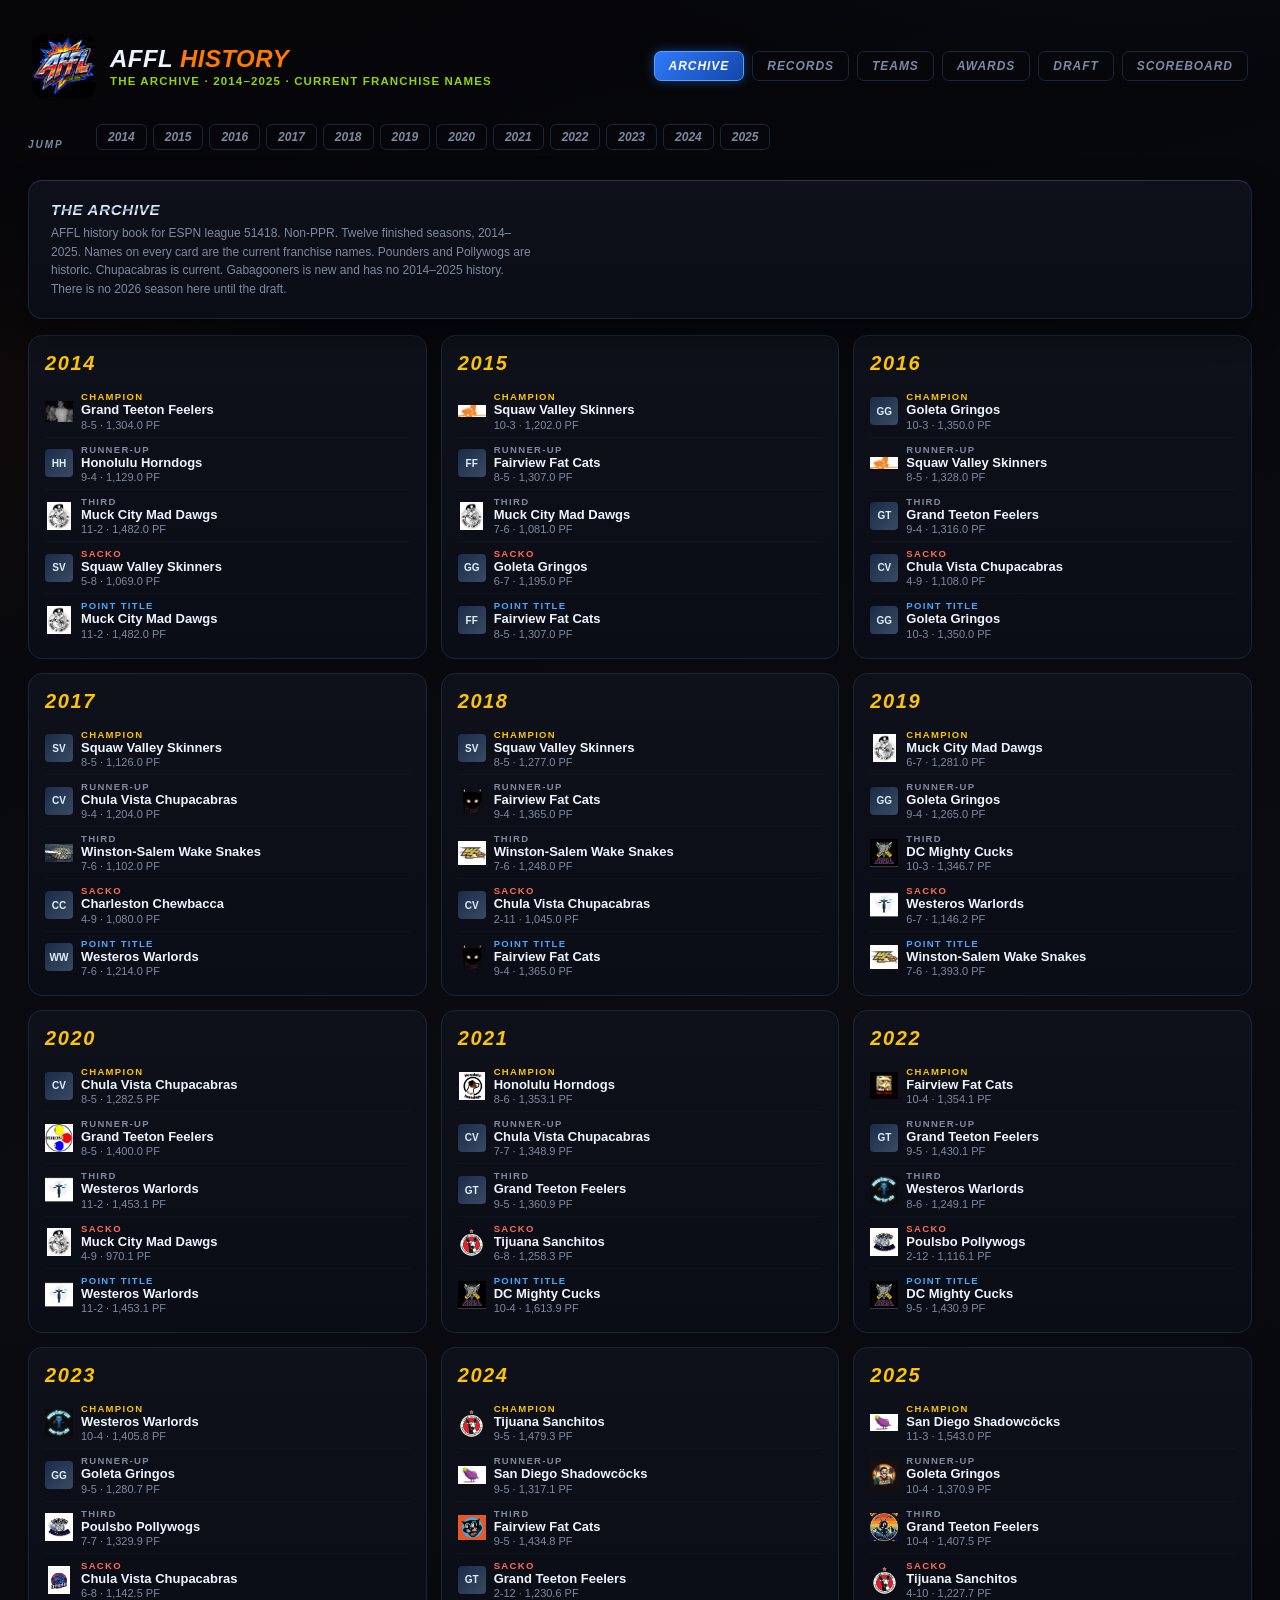
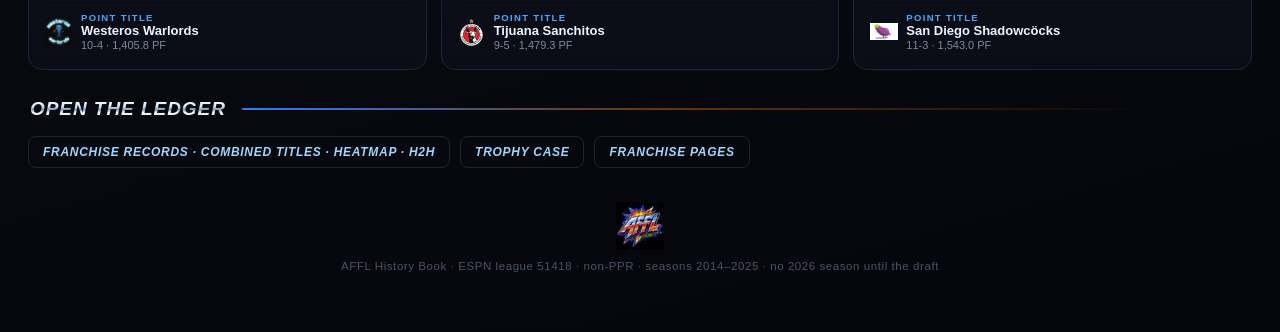
<file: docs/index.html>
<!DOCTYPE html>
<html lang="en">
<head>
<meta charset="UTF-8">
<meta name="viewport" content="width=device-width, initial-scale=1.0">
<title>AFFL History</title>
<link rel="icon" type="image/png" sizes="64x64" href="favicon.png">
<link rel="stylesheet" href="styles.css">
<link rel="stylesheet" href="logo.css">
</head>
<body>
<div class="frame">
  <div id="site-chrome"></div>

  <div class="picker-row">
    <div class="picker-label">Jump</div>
    <div class="week-picker" id="year-chips"></div>
  </div>

  <section class="lede card">
    <h2>The Archive</h2>
    <p class="card-sub">AFFL history book for ESPN league 51418. Non-PPR. Twelve finished seasons, 2014–2025. Names on every card are the current franchise names. Pounders and Pollywogs are historic. Chupacabras is current. Gabagooners is new and has no 2014–2025 history. There is no 2026 season here until the draft.</p>
  </section>

  <section class="year-wall" id="year-wall"></section>

  <div class="section-break"><h2>Open the ledger</h2></div>
  <nav class="quick-links">
    <a class="page-link" href="records.html">Franchise records · combined titles · heatmap · H2H</a>
    <a class="page-link" href="awards.html">Trophy case</a>
    <a class="page-link" href="teams.html">Franchise pages</a>
  </nav>

  <footer class="foot" id="site-foot"></footer>
</div>
<script src="common.js"></script>
<script src="history.js"></script>
<script>AFFLHistory.start('archive');</script>
</body>
</html>
</file>
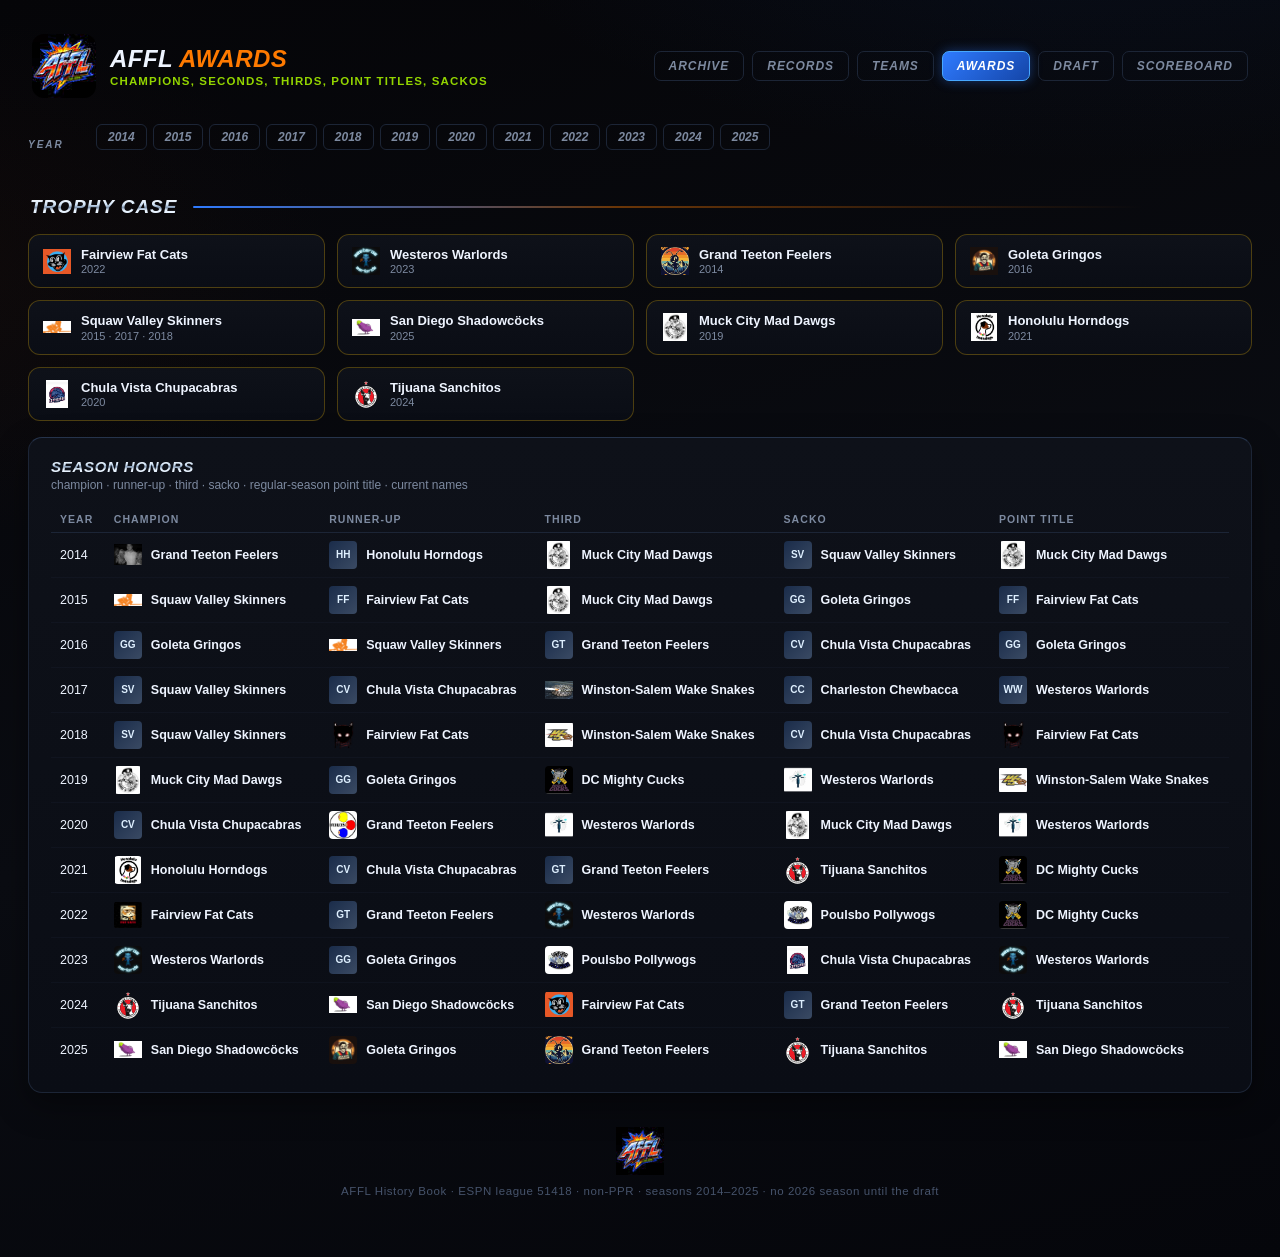
<file: docs/awards.html>
<!DOCTYPE html>
<html lang="en">
<head>
<meta charset="UTF-8">
<meta name="viewport" content="width=device-width, initial-scale=1.0">
<title>Awards · AFFL History</title>
<link rel="icon" type="image/png" sizes="64x64" href="favicon.png">
<link rel="stylesheet" href="styles.css">
<link rel="stylesheet" href="logo.css">
</head>
<body>
<div class="frame">
  <div id="site-chrome"></div>
  <div class="picker-row">
    <div class="picker-label">Year</div>
    <div class="week-picker" id="year-chips"></div>
  </div>

  <div class="section-break"><h2>Trophy case</h2></div>
  <section class="trophy-row" id="trophy-case"></section>

  <section class="card">
    <div class="card-head">
      <div><h2>Season honors</h2><div class="card-sub">champion · runner-up · third · sacko · regular-season point title · current names</div></div>
    </div>
    <div class="table-scroll">
      <table class="tbl" id="awards-tbl">
        <thead>
          <tr>
            <th>Year</th>
            <th>Champion</th>
            <th>Runner-up</th>
            <th>Third</th>
            <th>Sacko</th>
            <th>Point title</th>
          </tr>
        </thead>
        <tbody></tbody>
      </table>
    </div>
  </section>

  <footer class="foot" id="site-foot"></footer>
</div>
<script src="common.js"></script>
<script src="history.js"></script>
<script>AFFLHistory.start('awards');</script>
</body>
</html>
</file>
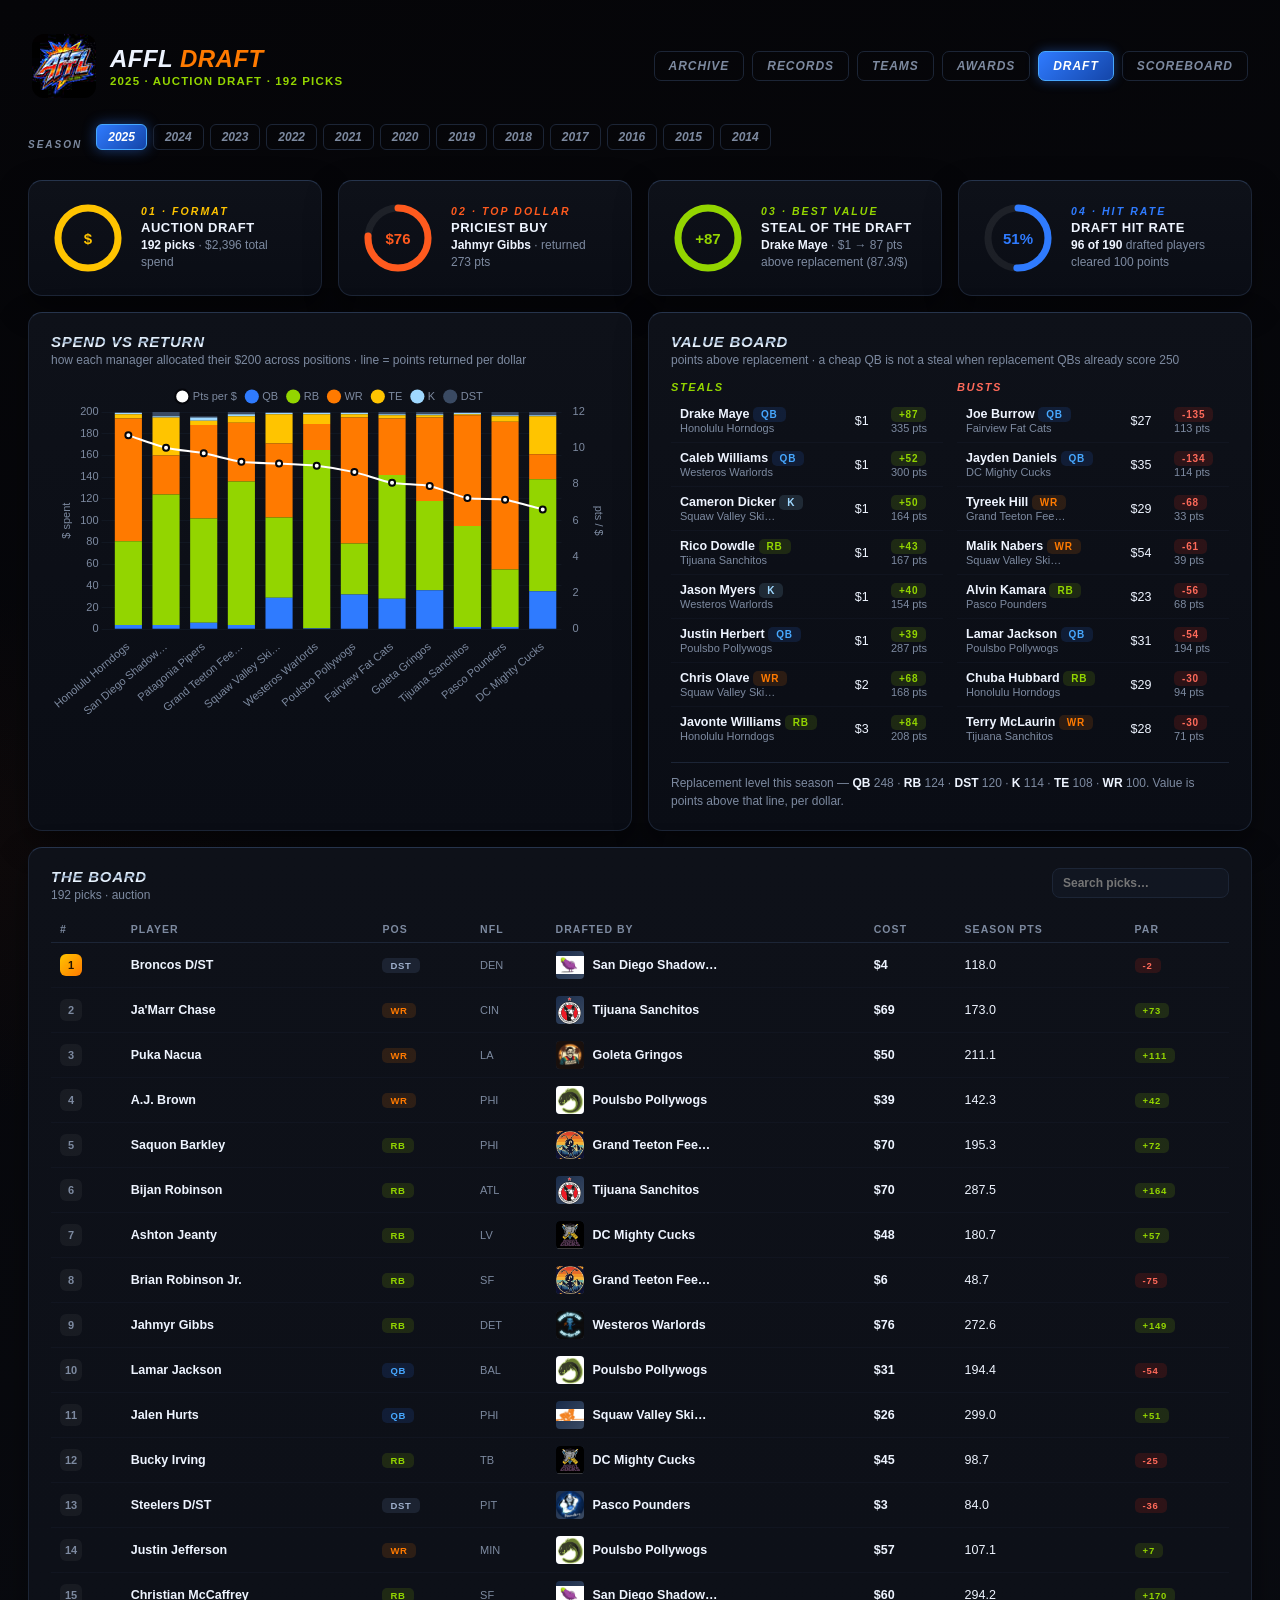
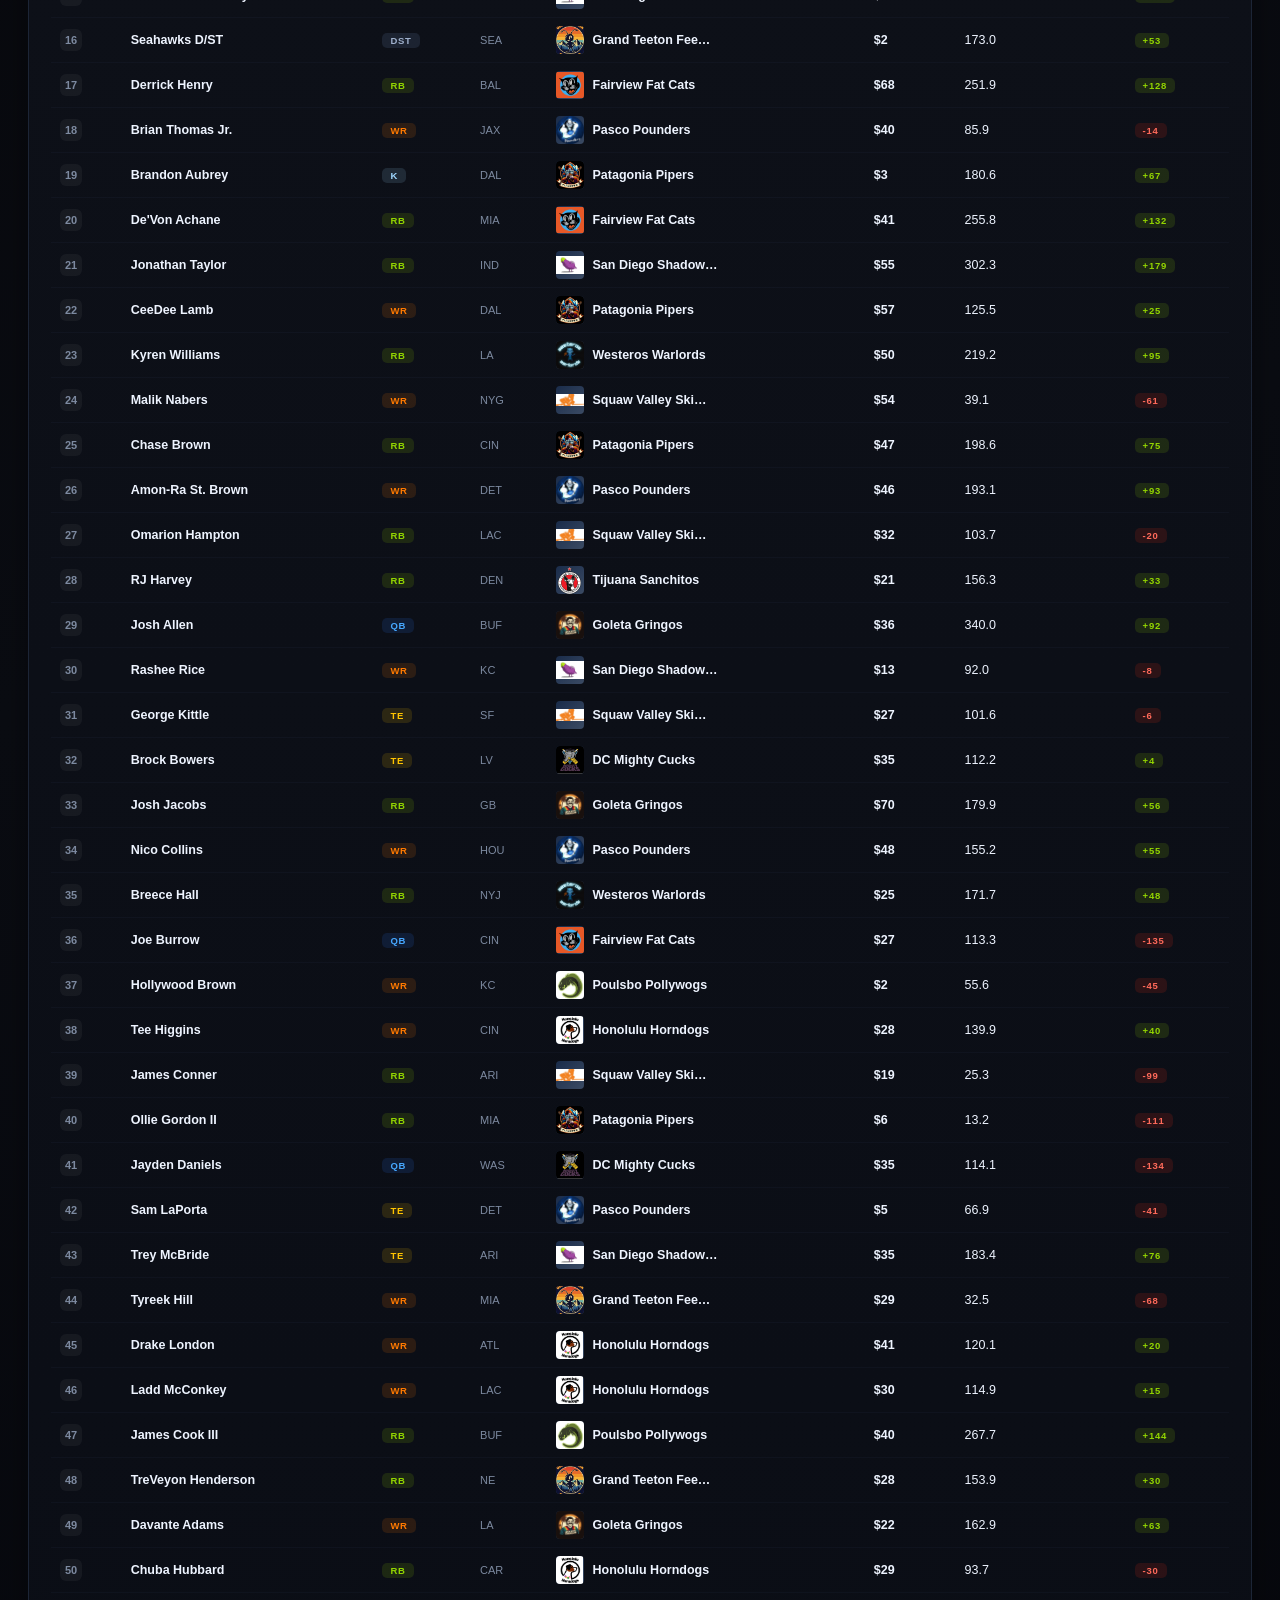
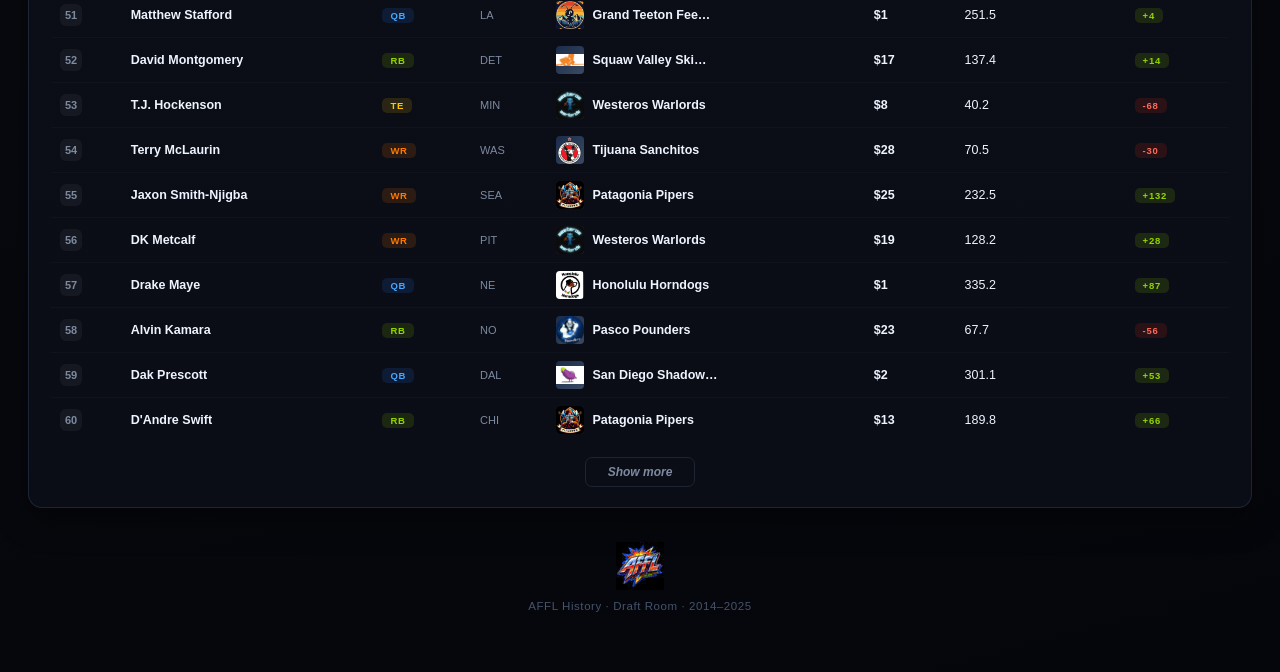
<file: docs/draft.html>
<!DOCTYPE html>
<html lang="en">
<head>
<meta charset="UTF-8">
<meta name="viewport" content="width=device-width, initial-scale=1.0">
<title>AFFL Draft Room</title>
<link rel="icon" type="image/png" sizes="64x64" href="favicon.png">
<link rel="stylesheet" href="styles.css">
<link rel="stylesheet" href="logo.css">
</head>
<body>
<div class="frame">

  <header class="topbar">
    <a class="brand brand-link" href="index.html">
      <div class="brand-mark" aria-hidden="true"></div>
      <div>
        <h1>AFFL <span>Draft</span></h1>
        <div class="sub" id="page-sub">every draft since 2014</div>
      </div>
    </a>
    <nav class="site-nav">
      <a href="index.html">Archive</a>
      <a href="records.html">Records</a>
      <a href="teams.html">Teams</a>
      <a href="awards.html">Awards</a>
      <a href="draft.html" class="on">Draft</a>
      <a href="scoreboard.html">Scoreboard</a>
    </nav>
  </header>

  <div class="picker-row">
    <div class="picker-label">Season</div>
    <div class="week-picker" id="year-picker"></div>
  </div>

  <section class="kpi-row" id="draft-kpis"></section>

  <section class="second-grid">
    <div class="card">
      <div class="card-head">
        <div><h2>Spend vs Return</h2><div class="card-sub" id="spend-sub">draft outlay against points those players produced</div></div>
      </div>
      <div class="chart-wrap xtall"><canvas id="spend-chart"></canvas></div>
    </div>
    <div class="card">
      <div class="card-head">
        <div><h2>Value Board</h2><div class="card-sub">points above replacement &middot; a cheap QB is not a steal when replacement QBs already score 250</div></div>
      </div>
      <div class="mini-tables">
        <div>
          <h3 class="g">Steals</h3>
          <table class="tbl" id="steals-tbl"><tbody></tbody></table>
        </div>
        <div>
          <h3 class="r">Busts</h3>
          <table class="tbl" id="busts-tbl"><tbody></tbody></table>
        </div>
      </div>
      <div class="draft-note" id="baseline-note"></div>
    </div>
  </section>

  <section class="card">
    <div class="card-head">
      <div><h2>The Board</h2><div class="card-sub" id="board-sub">every pick in order</div></div>
      <input id="draft-search" class="team-select" type="search" placeholder="Search picks…" aria-label="Search picks">
    </div>
    <div class="table-scroll">
      <table class="tbl" id="board-tbl">
        <thead><tr><th>#</th><th>Player</th><th>Pos</th><th>NFL</th><th>Drafted By</th><th id="cost-th">Cost</th><th>Season Pts</th><th>PAR</th></tr></thead>
        <tbody></tbody>
      </table>
    </div>
    <button class="pp-more" id="board-more">Show more</button>
  </section>

  <footer class="foot">
    <img class="foot-banner" src="logos/affl-chrome.jpg" alt="AFFL">
    <div>AFFL History · Draft Room · 2014–2025</div>
  </footer>
</div>
<script src="chart.umd.min.js?v=1"></script>
<script src="common.js?v=2"></script>
<script src="draft.js?v=4"></script>
</body>
</html>
</file>
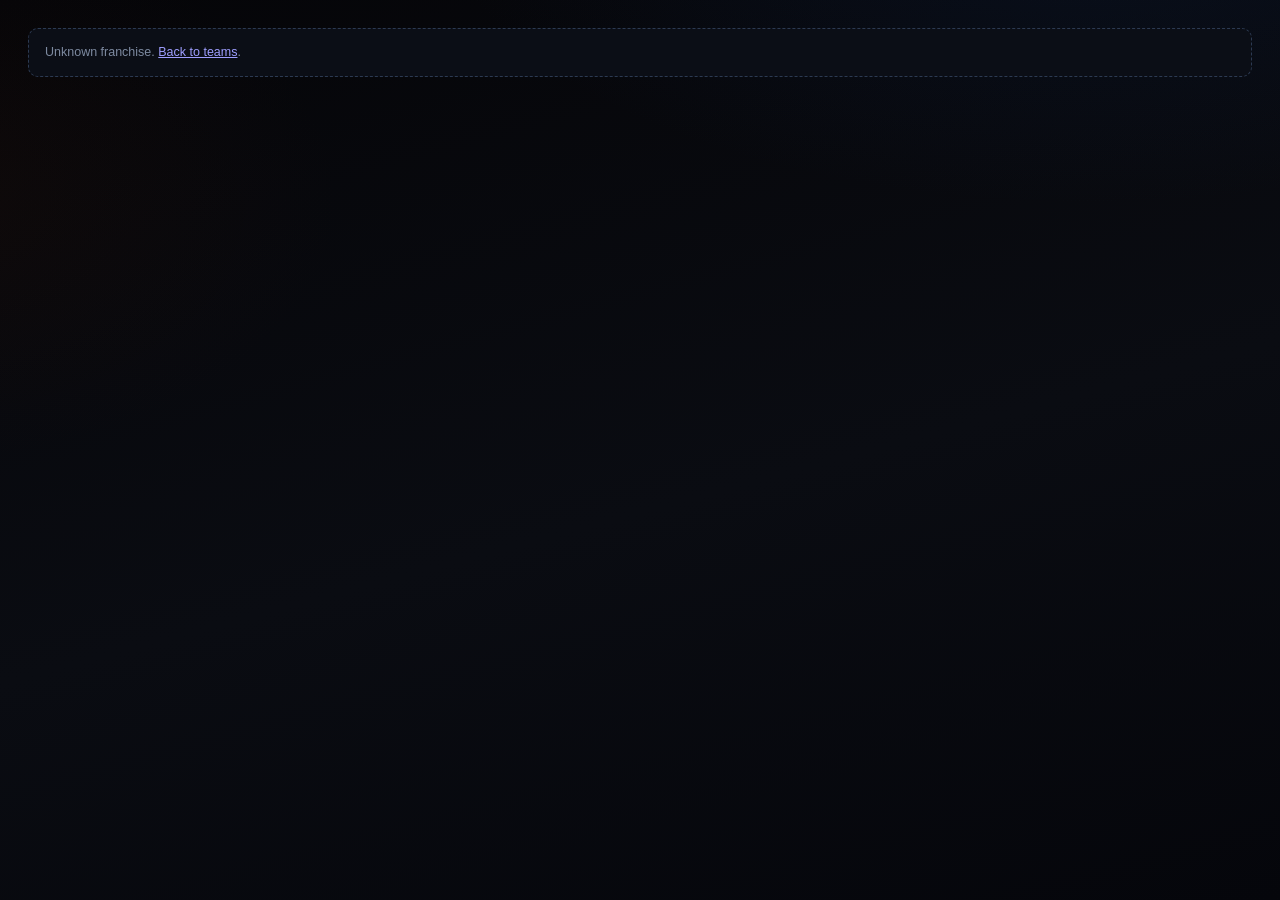
<file: docs/franchise.html>
<!DOCTYPE html>
<html lang="en">
<head>
<meta charset="UTF-8">
<meta name="viewport" content="width=device-width, initial-scale=1.0">
<title>Franchise · AFFL History</title>
<link rel="icon" type="image/png" sizes="64x64" href="favicon.png">
<link rel="stylesheet" href="styles.css">
<link rel="stylesheet" href="logo.css">
</head>
<body>
<div class="frame">
  <div id="site-chrome"></div>
  <div id="franchise-body">
    <div class="picker-row">
      <div class="picker-label">Year</div>
      <div class="week-picker" id="year-chips"></div>
    </div>
    <section class="card" id="fran-hero"></section>
    <section class="second-grid">
      <div class="card">
        <div class="card-head"><h2>Season log</h2><div class="card-sub">every year this franchise played</div></div>
        <div class="table-scroll">
          <table class="tbl" id="fran-seasons">
            <thead>
              <tr>
                <th data-sort="year" data-type="num">Year</th>
                <th>Season name</th>
                <th data-sort="rank" data-type="num">Finish</th>
                <th data-sort="wins" data-type="num">W-L</th>
                <th data-sort="pf" data-type="num">PF</th>
                <th>PA</th>
              </tr>
            </thead>
            <tbody></tbody>
          </table>
        </div>
      </div>
      <div class="card">
        <div class="card-head"><h2>Trophy math</h2><div class="card-sub">combined = championships + seconds + thirds + point titles − sackos</div></div>
        <ul class="story-list" id="fran-honors"></ul>
      </div>
    </section>
  </div>
  <footer class="foot" id="site-foot"></footer>
</div>
<script src="common.js"></script>
<script src="history.js"></script>
<script>AFFLHistory.start('franchise');</script>
</body>
</html>
</file>
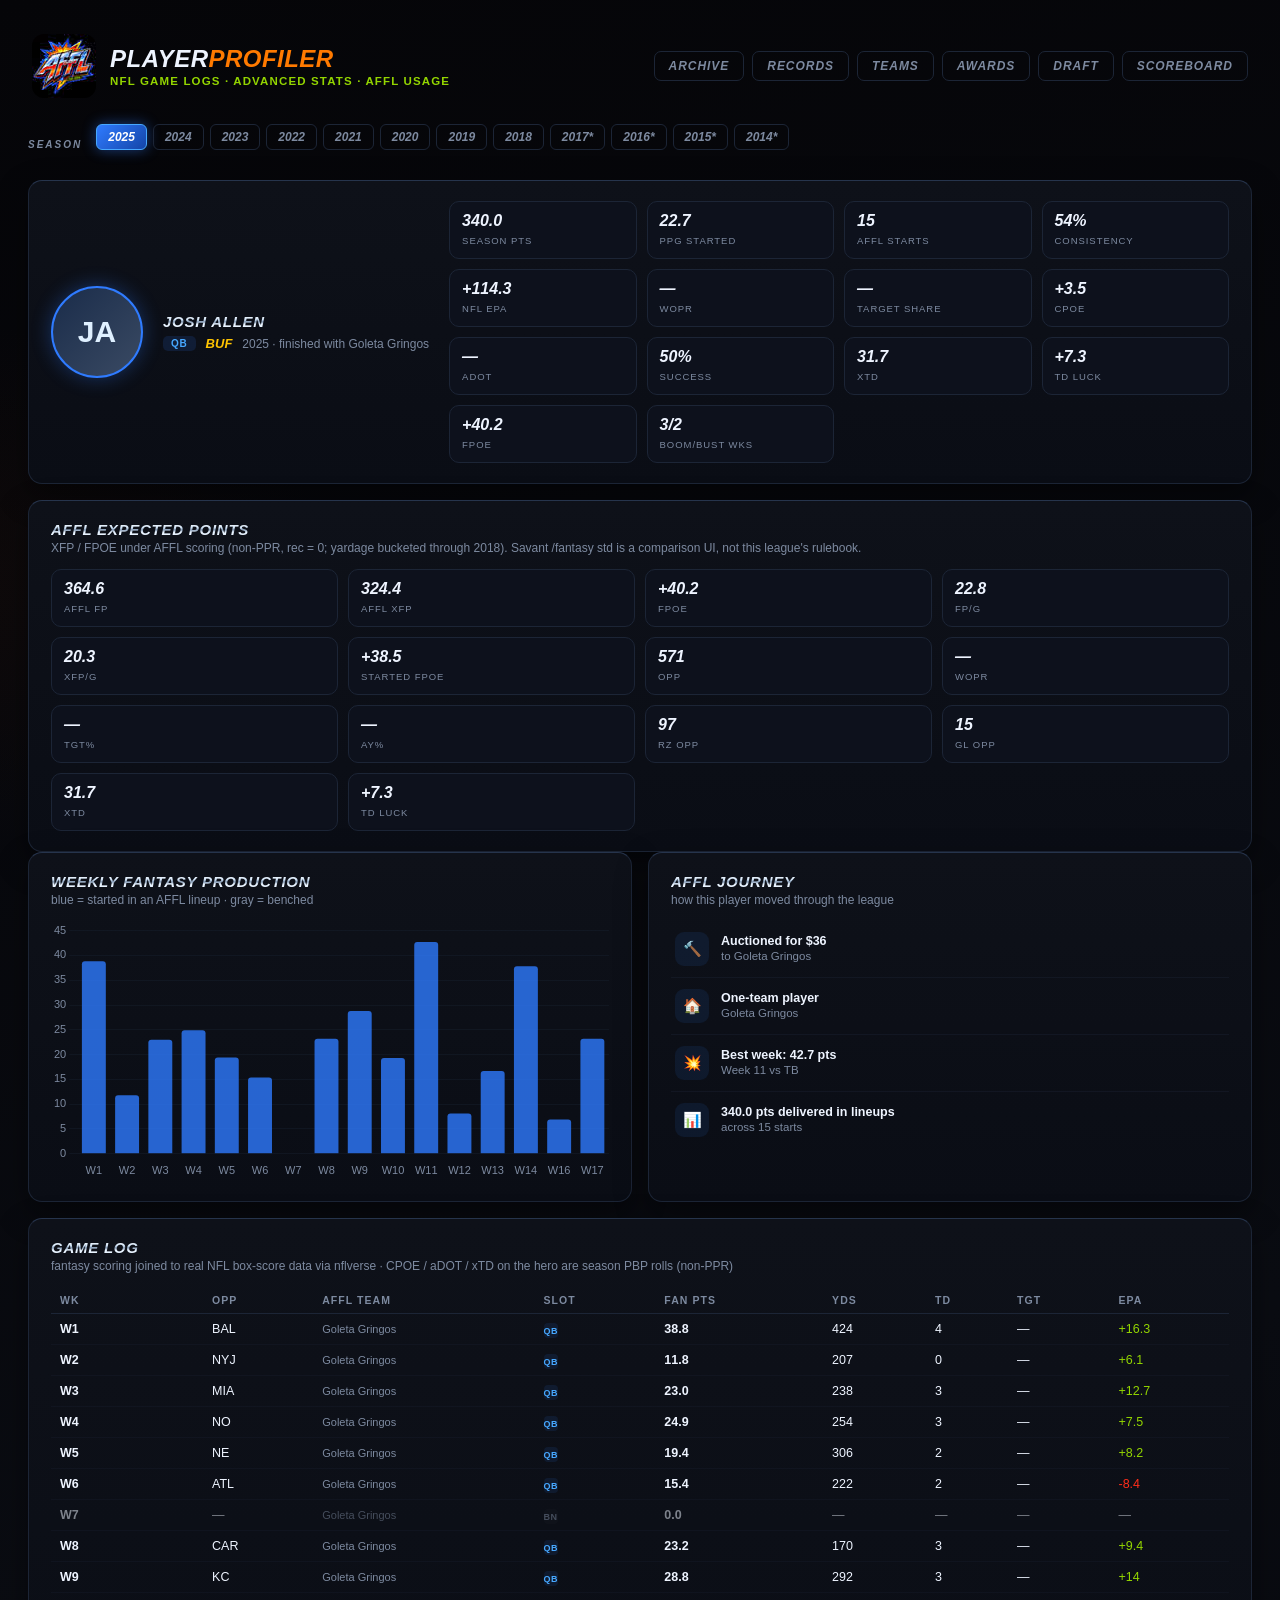
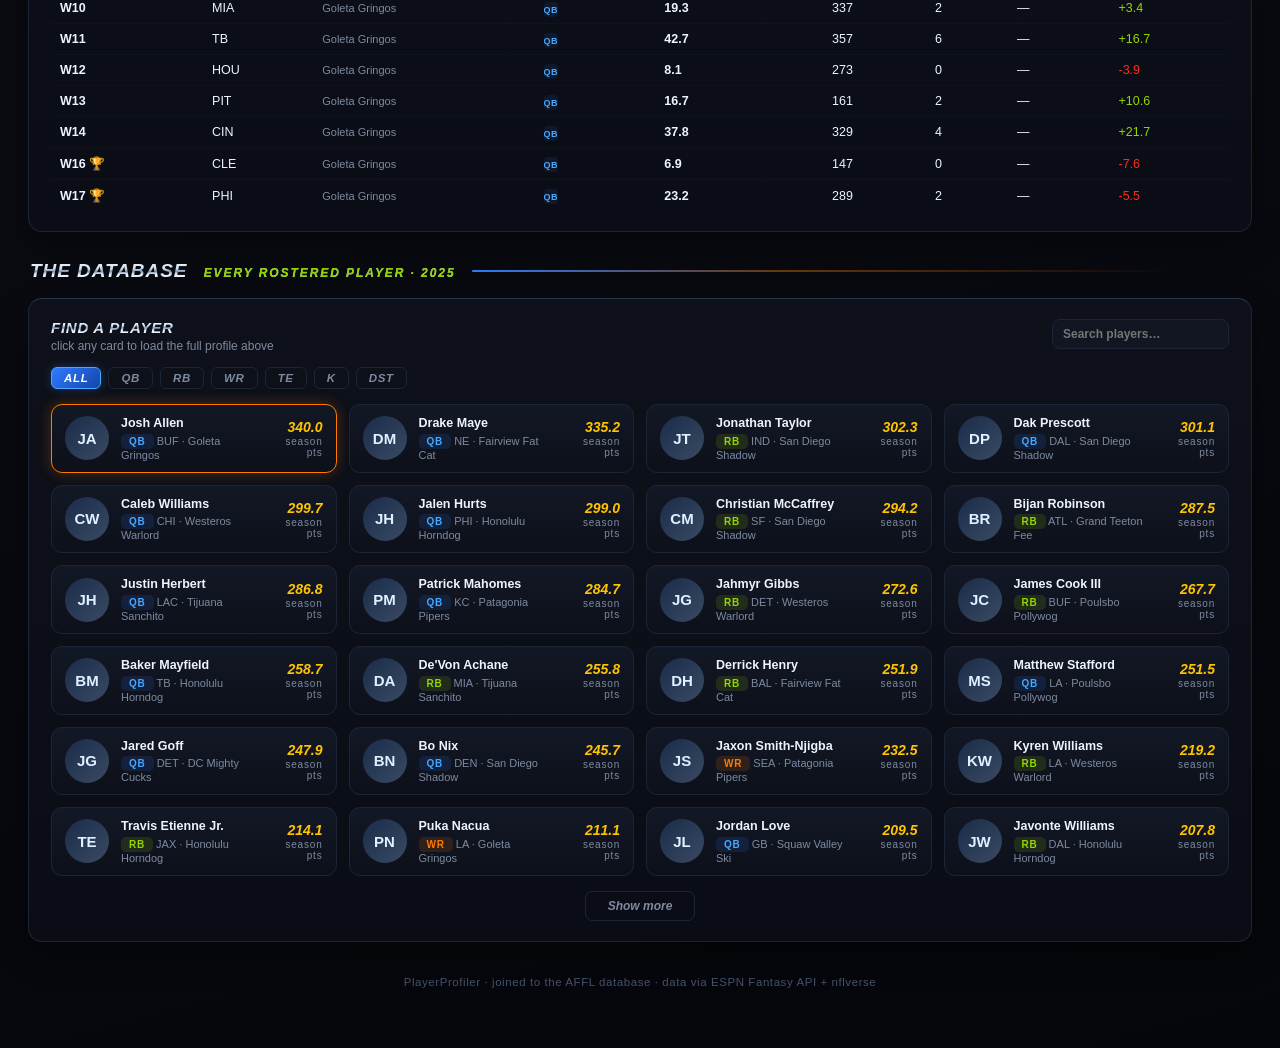
<file: docs/players.html>
<!DOCTYPE html>
<html lang="en">
<head>
<meta charset="UTF-8">
<meta name="viewport" content="width=device-width, initial-scale=1.0">
<title>PlayerProfiler — AFFL</title>
<link rel="icon" href="data:image/svg+xml,%3Csvg xmlns=%27http://www.w3.org/2000/svg%27 viewBox=%270 0 100 100%27%3E%3Crect width=%27100%27 height=%27100%27 rx=%2724%27 fill=%27%23ff7a00%27/%3E%3Ctext x=%2750%27 y=%2772%27 font-size=%2762%27 font-weight=%27bold%27 text-anchor=%27middle%27 fill=%27white%27 font-family=%27sans-serif%27%3EP%3C/text%3E%3C/svg%3E">
<link rel="icon" type="image/png" sizes="64x64" href="favicon.png">
<link rel="stylesheet" href="styles.css">
<link rel="stylesheet" href="logo.css">
</head>
<body>
<div class="frame">

  <header class="topbar">
    <div class="brand">
      <div class="brand-mark orange">P</div>
      <div>
        <h1>Player<span>Profiler</span></h1>
        <div class="sub">nfl game logs &middot; advanced stats &middot; affl usage</div>
      </div>
    </div>
    <nav class="site-nav">
      <a href="index.html">Archive</a>
      <a href="records.html">Records</a>
      <a href="teams.html">Teams</a>
      <a href="awards.html">Awards</a>
      <a href="draft.html">Draft</a>
      <a href="scoreboard.html">Scoreboard</a>
    </nav>
  </header>

  <div class="picker-row">
    <div class="picker-label">Season</div>
    <div class="week-picker" id="year-picker"></div>
  </div>

  <!-- selected player -->
  <section class="card pl-hero" id="pl-hero"></section>

  <section class="card" id="pl-xfp-card">
    <div class="card-head">
      <div>
        <h2>AFFL expected points</h2>
        <div class="card-sub">XFP / FPOE under AFFL scoring (non-PPR, rec = 0; yardage bucketed through 2018). Savant /fantasy std is a comparison UI, not this league's rulebook.</div>
      </div>
    </div>
    <div class="pp-stats pl-tiles" id="pl-xfp"></div>
  </section>

  <section class="second-grid pl-detail">
    <div class="card">
      <div class="card-head">
        <div><h2>Weekly Fantasy Production</h2><div class="card-sub">blue = started in an AFFL lineup &middot; gray = benched</div></div>
      </div>
      <div class="chart-wrap"><canvas id="pl-chart"></canvas></div>
    </div>
    <div class="card">
      <div class="card-head">
        <div><h2>AFFL Journey</h2><div class="card-sub">how this player moved through the league</div></div>
      </div>
      <ul class="story-list" id="pl-journey"></ul>
    </div>
  </section>

  <section class="card">
    <div class="card-head">
      <div><h2>Game Log</h2><div class="card-sub">fantasy scoring joined to real NFL box-score data via nflverse · CPOE / aDOT / xTD on the hero are season PBP rolls (non-PPR)</div></div>
    </div>
    <div class="table-scroll">
      <table class="tbl" id="pl-log">
        <thead><tr><th>Wk</th><th>Opp</th><th>AFFL Team</th><th>Slot</th><th>Fan Pts</th><th>Yds</th><th>TD</th><th>Tgt</th><th>EPA</th></tr></thead>
        <tbody></tbody>
      </table>
    </div>
  </section>

  <!-- database -->
  <div class="section-break"><h2>The Database <span>every rostered player · 2025</span></h2></div>
  <section class="card">
    <div class="card-head">
      <div><h2>Find A Player</h2><div class="card-sub">click any card to load the full profile above</div></div>
      <input id="pp-search" class="team-select" type="search" placeholder="Search players…" aria-label="Search players">
    </div>
    <div class="pp-filters" id="pp-filters"></div>
    <div class="pp-grid" id="pp-grid"></div>
    <button class="pp-more" id="pp-more">Show more</button>
  </section>

  <footer class="foot">PlayerProfiler &middot; joined to the AFFL database &middot; data via ESPN Fantasy API + nflverse</footer>
</div>
<script src="chart.umd.min.js?v=1"></script>
<script src="common.js?v=2"></script>
<script src="players.js?v=4"></script>
</body>
</html>
</file>
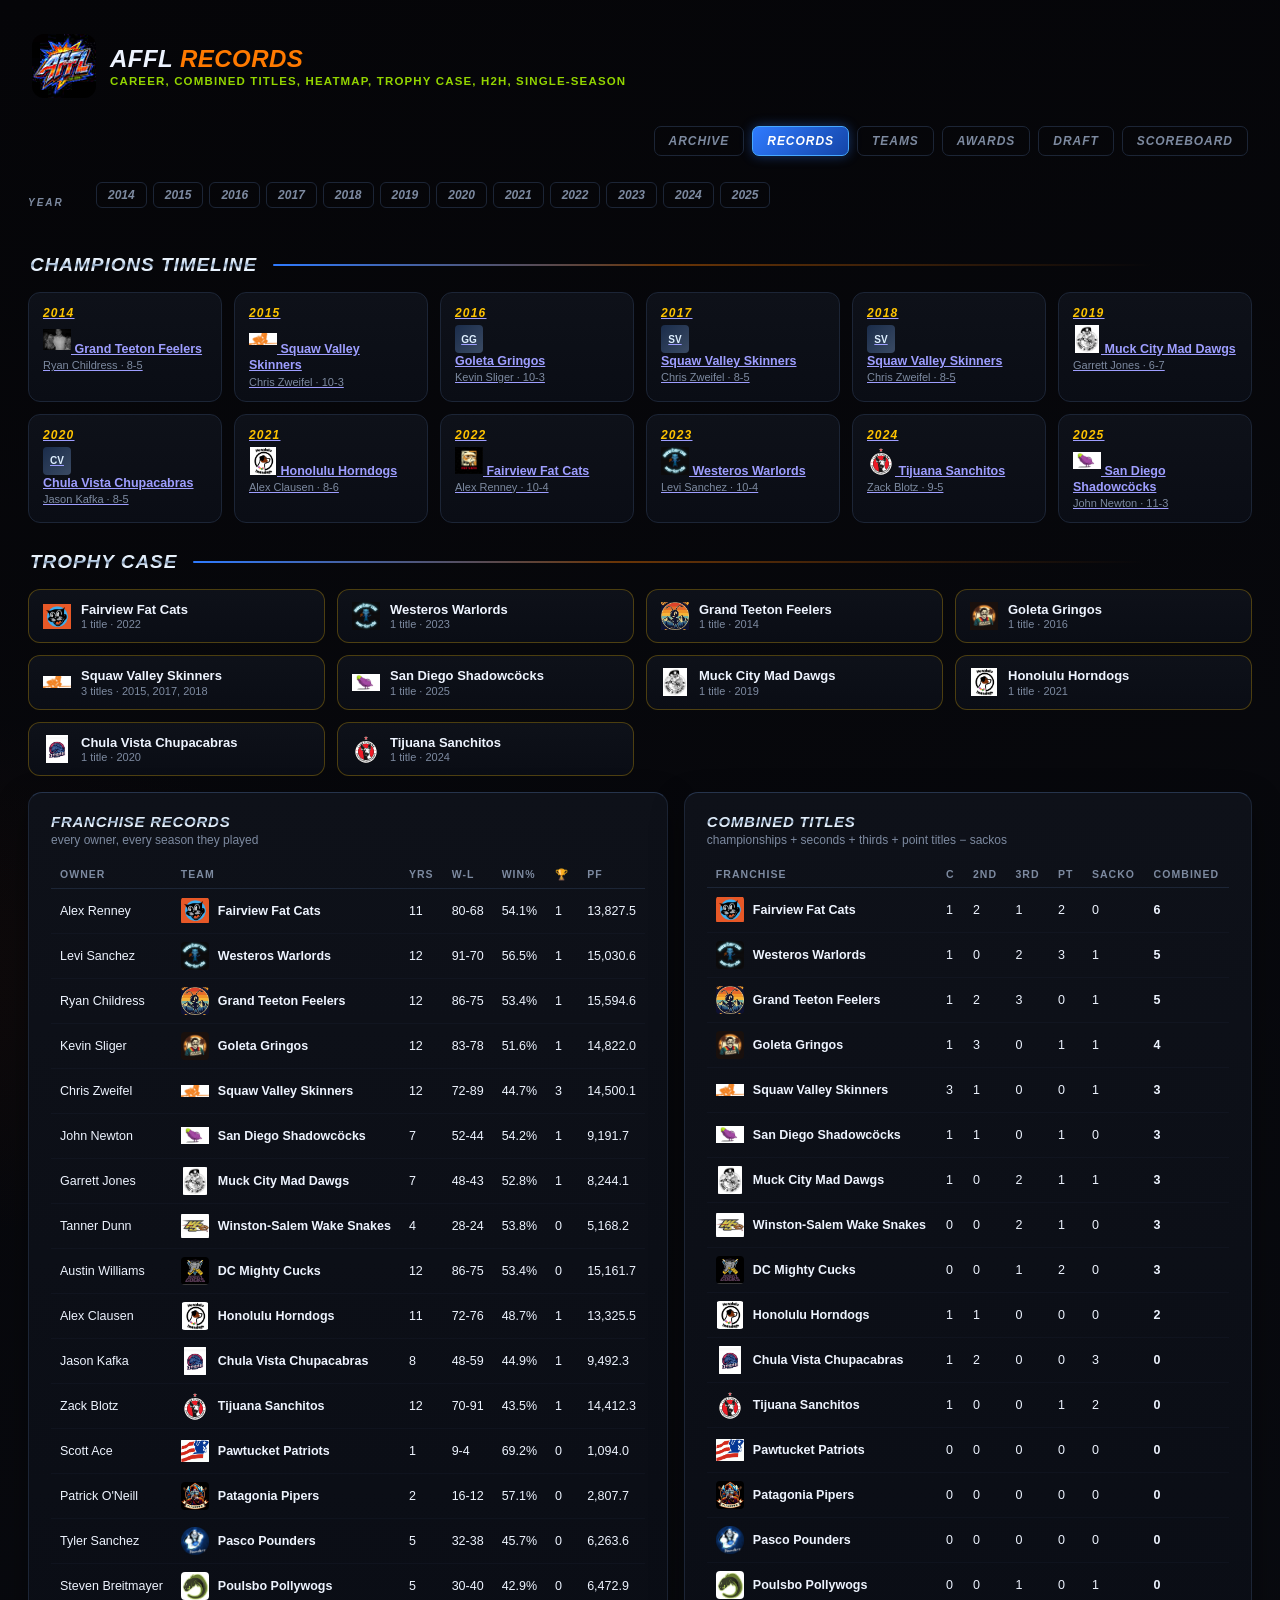
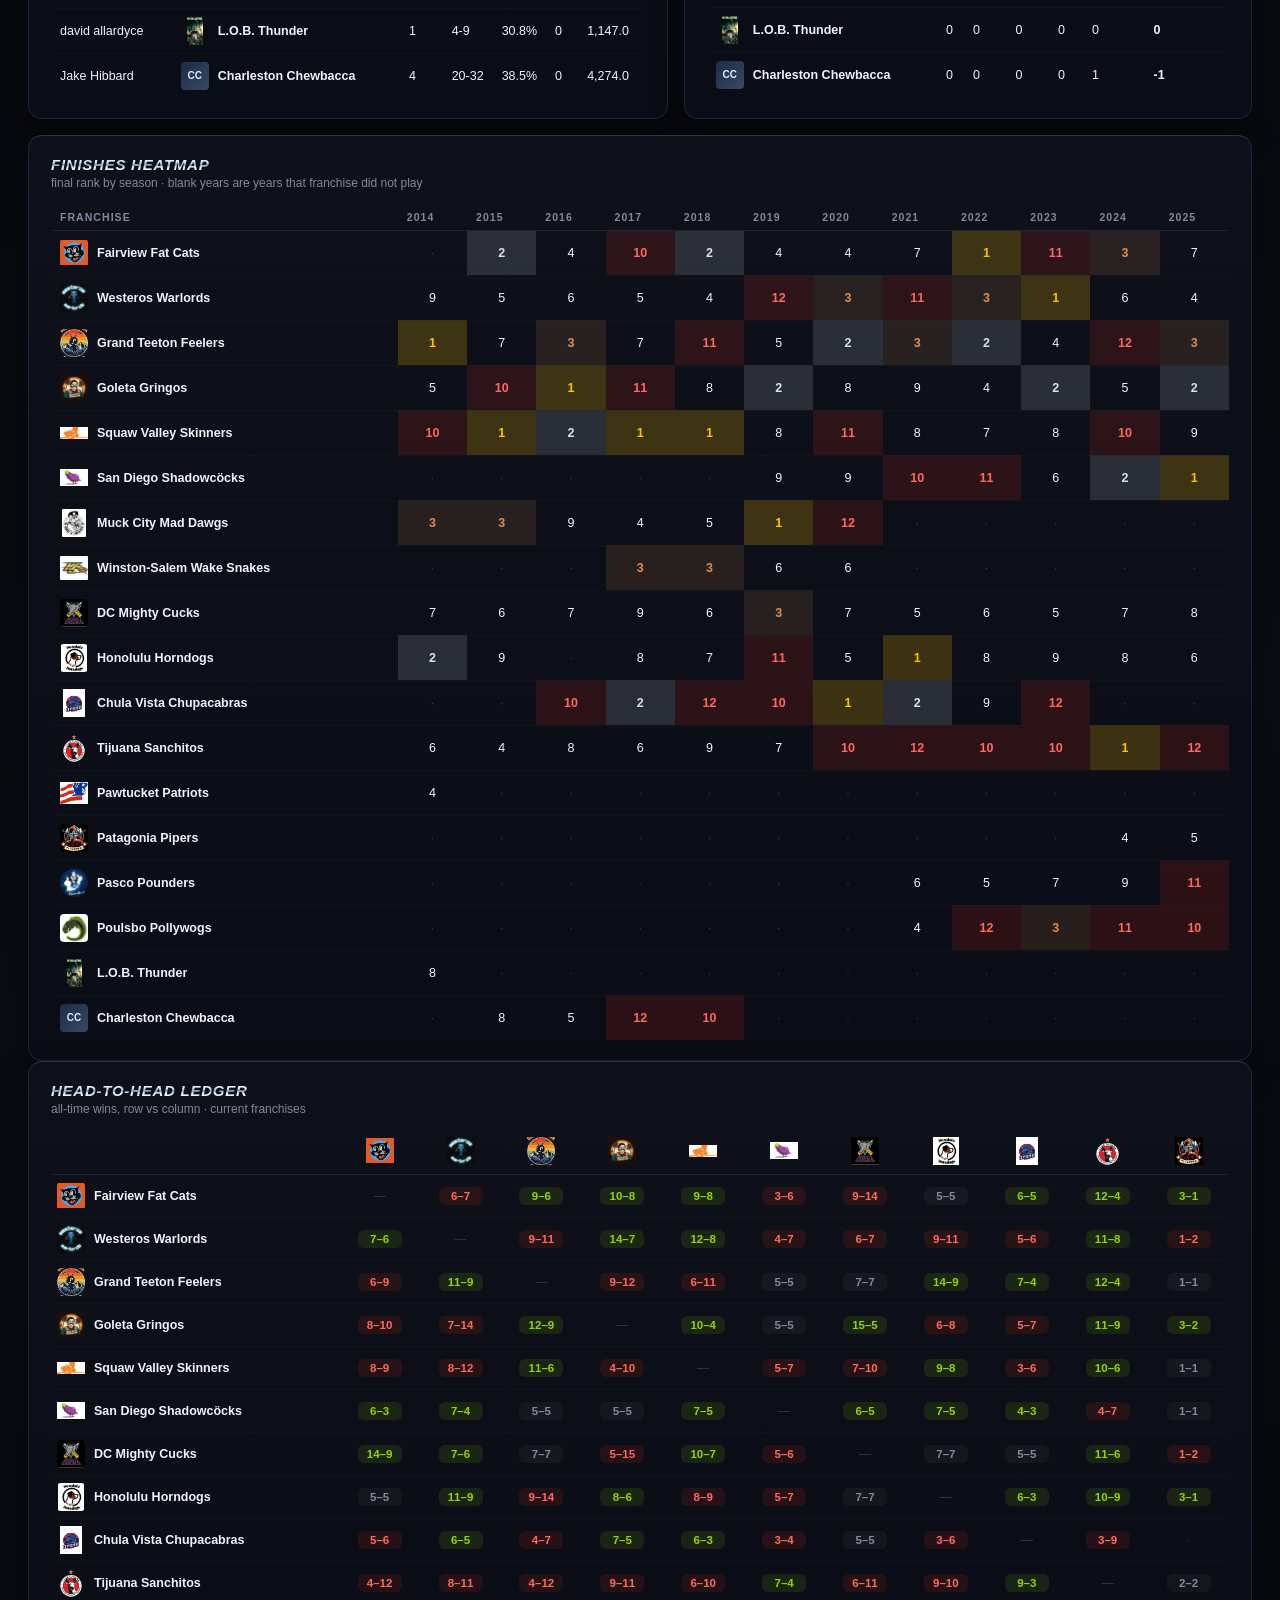
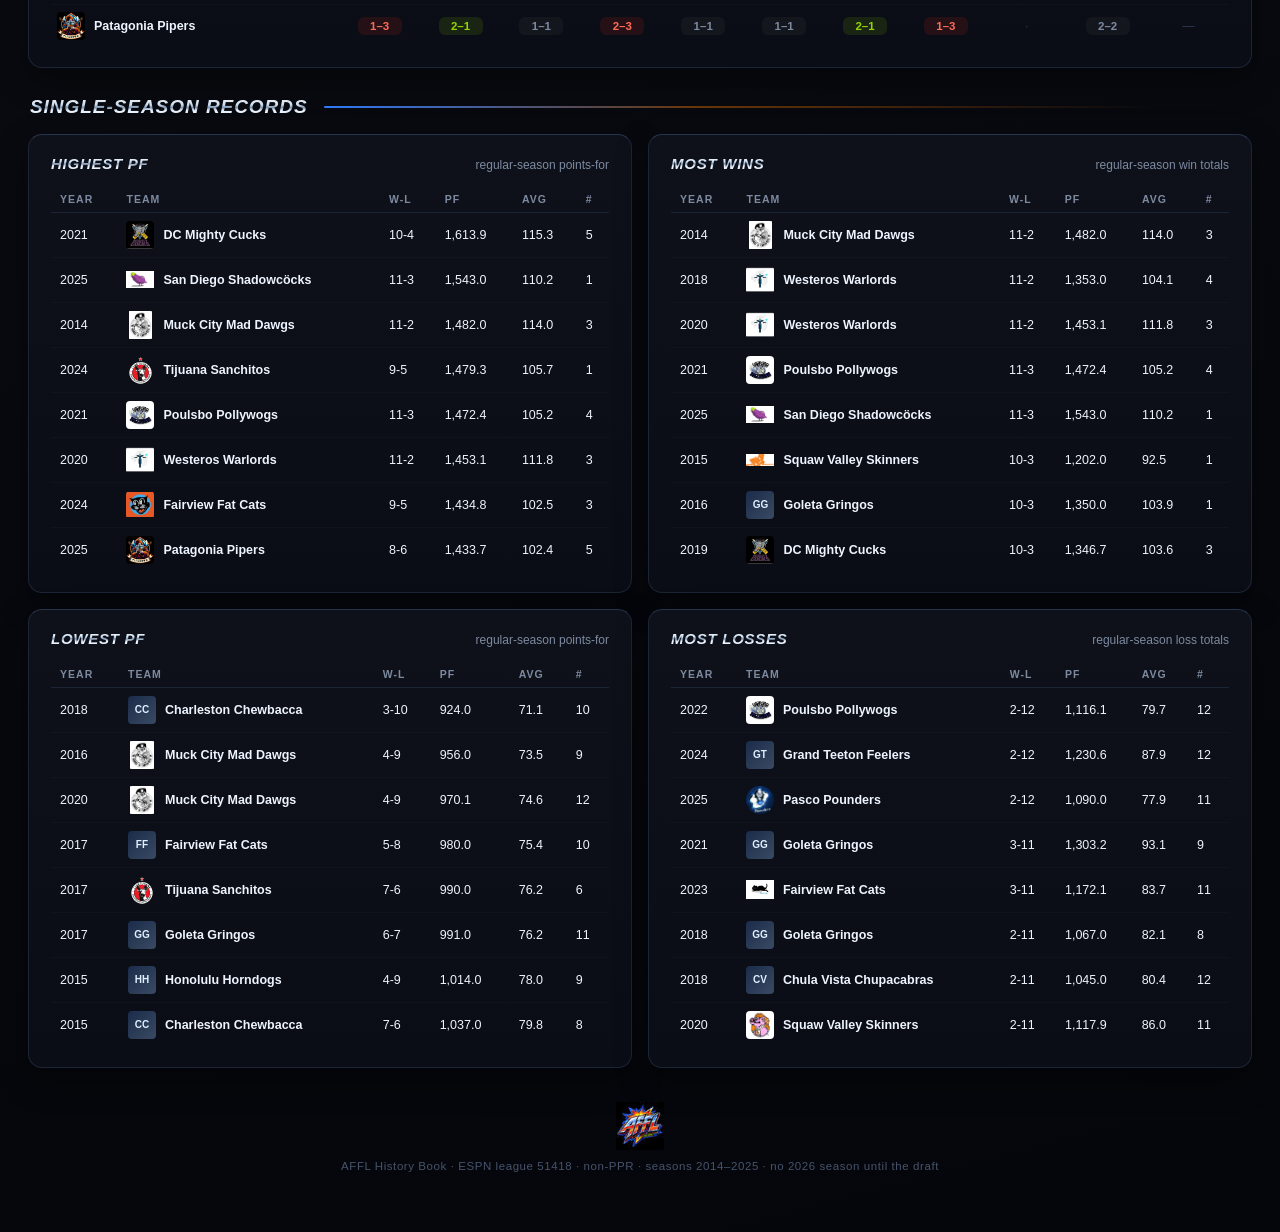
<file: docs/records.html>
<!DOCTYPE html>
<html lang="en">
<head>
<meta charset="UTF-8">
<meta name="viewport" content="width=device-width, initial-scale=1.0">
<title>Records · AFFL History</title>
<link rel="icon" type="image/png" sizes="64x64" href="favicon.png">
<link rel="stylesheet" href="styles.css">
<link rel="stylesheet" href="logo.css">
</head>
<body>
<div class="frame">
  <div id="site-chrome"></div>
  <div class="picker-row">
    <div class="picker-label">Year</div>
    <div class="week-picker" id="year-chips"></div>
  </div>

  <div class="section-break"><h2>Champions timeline</h2></div>
  <section class="timeline" id="timeline"></section>

  <div class="section-break"><h2>Trophy case</h2></div>
  <section class="trophy-row" id="trophy-case"></section>

  <section class="second-grid">
    <div class="card">
      <div class="card-head">
        <div><h2>Franchise Records</h2><div class="card-sub">every owner, every season they played</div></div>
      </div>
      <div class="table-scroll">
        <table class="tbl" id="franchise-tbl">
          <thead>
            <tr>
              <th data-sort="name" data-type="str">Owner</th>
              <th data-sort="name" data-type="str">Team</th>
              <th data-sort="years" data-type="num">Yrs</th>
              <th>W-L</th>
              <th data-sort="winpct" data-type="num">Win%</th>
              <th data-sort="titles" data-type="num">🏆</th>
              <th data-sort="pf" data-type="num">PF</th>
            </tr>
          </thead>
          <tbody></tbody>
        </table>
      </div>
    </div>
    <div class="card">
      <div class="card-head">
        <div><h2>Combined titles</h2><div class="card-sub">championships + seconds + thirds + point titles − sackos</div></div>
      </div>
      <div class="table-scroll">
        <table class="tbl" id="combined-tbl">
          <thead>
            <tr>
              <th data-sort="name" data-type="str">Franchise</th>
              <th data-sort="c" data-type="num">C</th>
              <th data-sort="s" data-type="num">2nd</th>
              <th data-sort="t" data-type="num">3rd</th>
              <th data-sort="pt" data-type="num">PT</th>
              <th data-sort="sk" data-type="num">Sacko</th>
              <th data-sort="combined" data-type="num">Combined</th>
            </tr>
          </thead>
          <tbody></tbody>
        </table>
      </div>
    </div>
  </section>

  <section class="card">
    <div class="card-head">
      <div><h2>Finishes heatmap</h2><div class="card-sub">final rank by season · blank years are years that franchise did not play</div></div>
    </div>
    <div class="table-scroll">
      <table class="tbl heat" id="heatmap-tbl"></table>
    </div>
  </section>

  <section class="card h2h-card">
    <div class="card-head">
      <div><h2>Head-to-Head Ledger</h2><div class="card-sub">all-time wins, row vs column · current franchises</div></div>
    </div>
    <div class="table-scroll"><table class="tbl h2h" id="h2h-tbl"></table></div>
  </section>

  <div class="section-break"><h2>Single-season records</h2></div>
  <section class="second-grid">
    <div class="card">
      <div class="card-head"><h2>Highest PF</h2><div class="card-sub">regular-season points-for</div></div>
      <div class="table-scroll">
        <table class="tbl" id="ss-pf">
          <thead><tr><th>Year</th><th>Team</th><th>W-L</th><th>PF</th><th>Avg</th><th>#</th></tr></thead>
          <tbody></tbody>
        </table>
      </div>
    </div>
    <div class="card">
      <div class="card-head"><h2>Most wins</h2><div class="card-sub">regular-season win totals</div></div>
      <div class="table-scroll">
        <table class="tbl" id="ss-wins">
          <thead><tr><th>Year</th><th>Team</th><th>W-L</th><th>PF</th><th>Avg</th><th>#</th></tr></thead>
          <tbody></tbody>
        </table>
      </div>
    </div>
    <div class="card">
      <div class="card-head"><h2>Lowest PF</h2><div class="card-sub">regular-season points-for</div></div>
      <div class="table-scroll">
        <table class="tbl" id="ss-low">
          <thead><tr><th>Year</th><th>Team</th><th>W-L</th><th>PF</th><th>Avg</th><th>#</th></tr></thead>
          <tbody></tbody>
        </table>
      </div>
    </div>
    <div class="card">
      <div class="card-head"><h2>Most losses</h2><div class="card-sub">regular-season loss totals</div></div>
      <div class="table-scroll">
        <table class="tbl" id="ss-loss">
          <thead><tr><th>Year</th><th>Team</th><th>W-L</th><th>PF</th><th>Avg</th><th>#</th></tr></thead>
          <tbody></tbody>
        </table>
      </div>
    </div>
  </section>

  <footer class="foot" id="site-foot"></footer>
</div>
<script src="common.js"></script>
<script src="history.js"></script>
<script>AFFLHistory.start('records');</script>
</body>
</html>
</file>
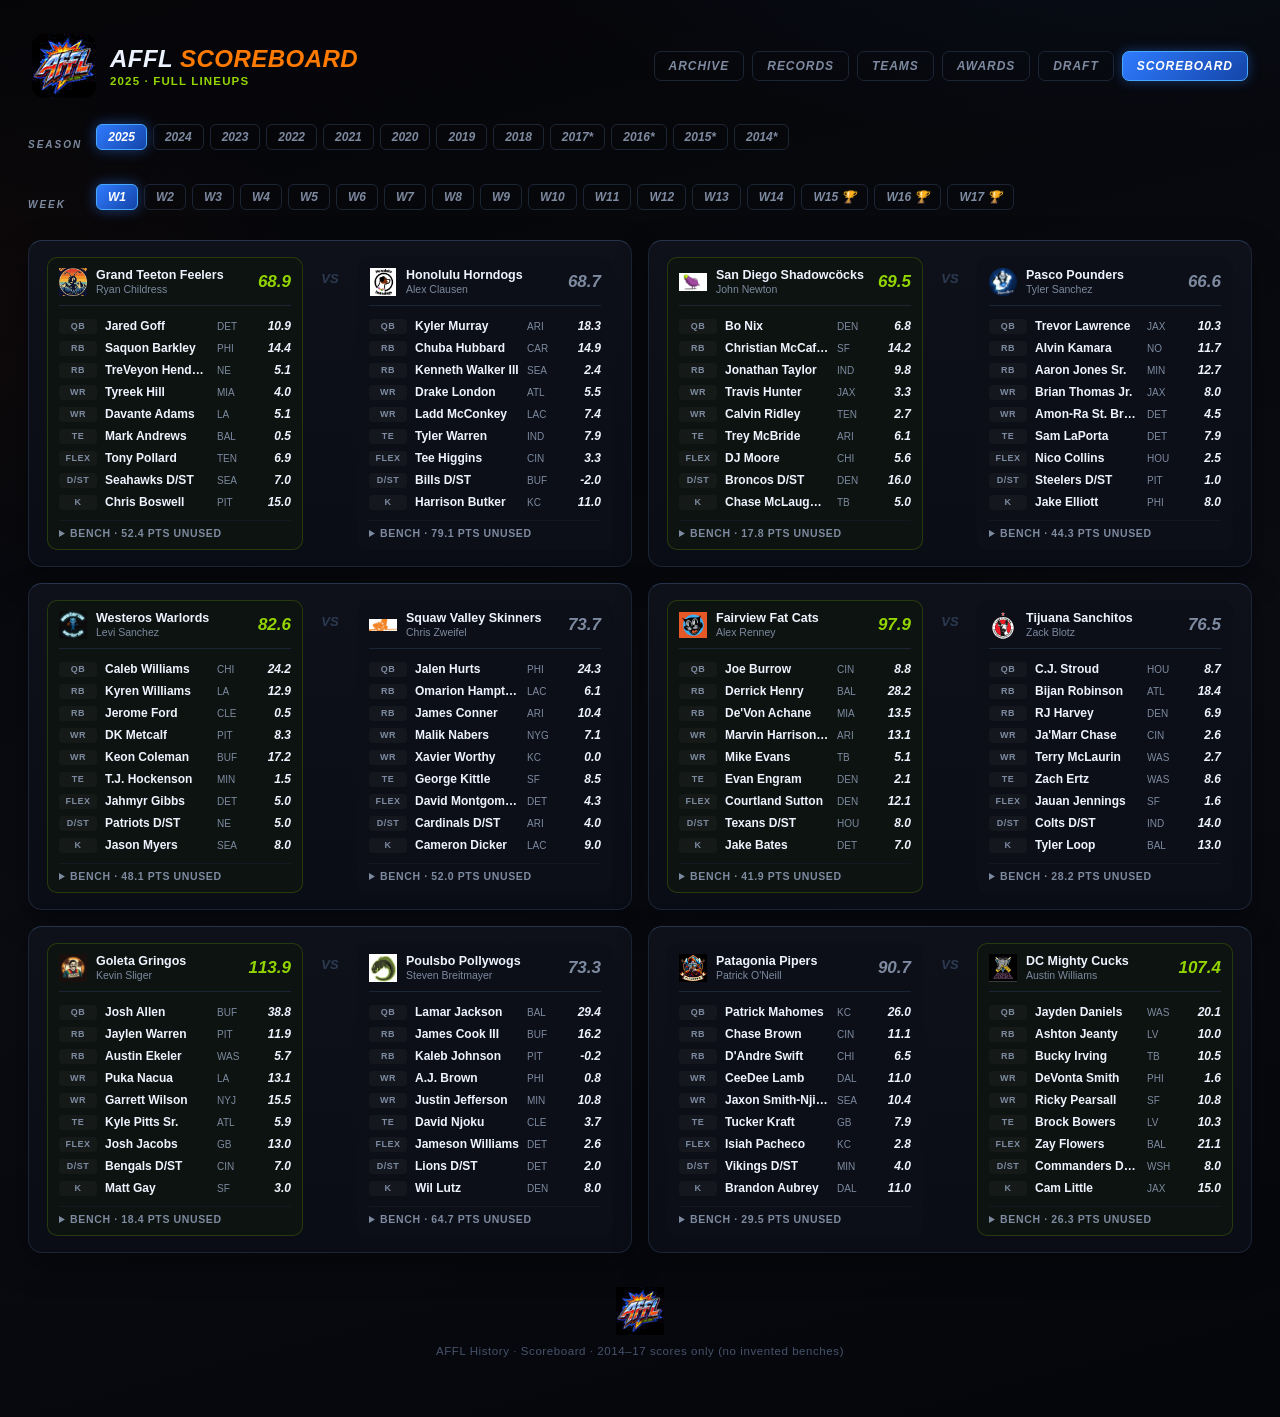
<file: docs/scoreboard.html>
<!DOCTYPE html>
<html lang="en">
<head>
<meta charset="UTF-8">
<meta name="viewport" content="width=device-width, initial-scale=1.0">
<title>AFFL Scoreboard</title>
<link rel="icon" type="image/png" sizes="64x64" href="favicon.png">
<link rel="stylesheet" href="styles.css">
<link rel="stylesheet" href="logo.css">
</head>
<body>
<div class="frame">

  <header class="topbar">
    <a class="brand brand-link" href="index.html">
      <div class="brand-mark" aria-hidden="true"></div>
      <div>
        <h1>AFFL <span>Scoreboard</span></h1>
        <div class="sub" id="sb-sub">every lineup · every week</div>
      </div>
    </a>
    <nav class="site-nav">
      <a href="index.html">Archive</a>
      <a href="records.html">Records</a>
      <a href="teams.html">Teams</a>
      <a href="awards.html">Awards</a>
      <a href="draft.html">Draft</a>
      <a href="scoreboard.html" class="on">Scoreboard</a>
    </nav>
  </header>

  <div class="picker-row">
    <div class="picker-label">Season</div>
    <div class="week-picker" id="year-picker"></div>
  </div>
  <div class="picker-row">
    <div class="picker-label">Week</div>
    <div class="week-picker" id="week-picker"></div>
  </div>

  <section class="sb-grid" id="sb-grid"></section>

  <footer class="foot">
    <img class="foot-banner" src="logos/affl-chrome.jpg" alt="AFFL">
    <div>AFFL History · Scoreboard · 2014–17 scores only (no invented benches)</div>
  </footer>
</div>
<script src="common.js?v=2"></script>
<script src="scoreboard.js?v=2"></script>
</body>
</html>
</file>
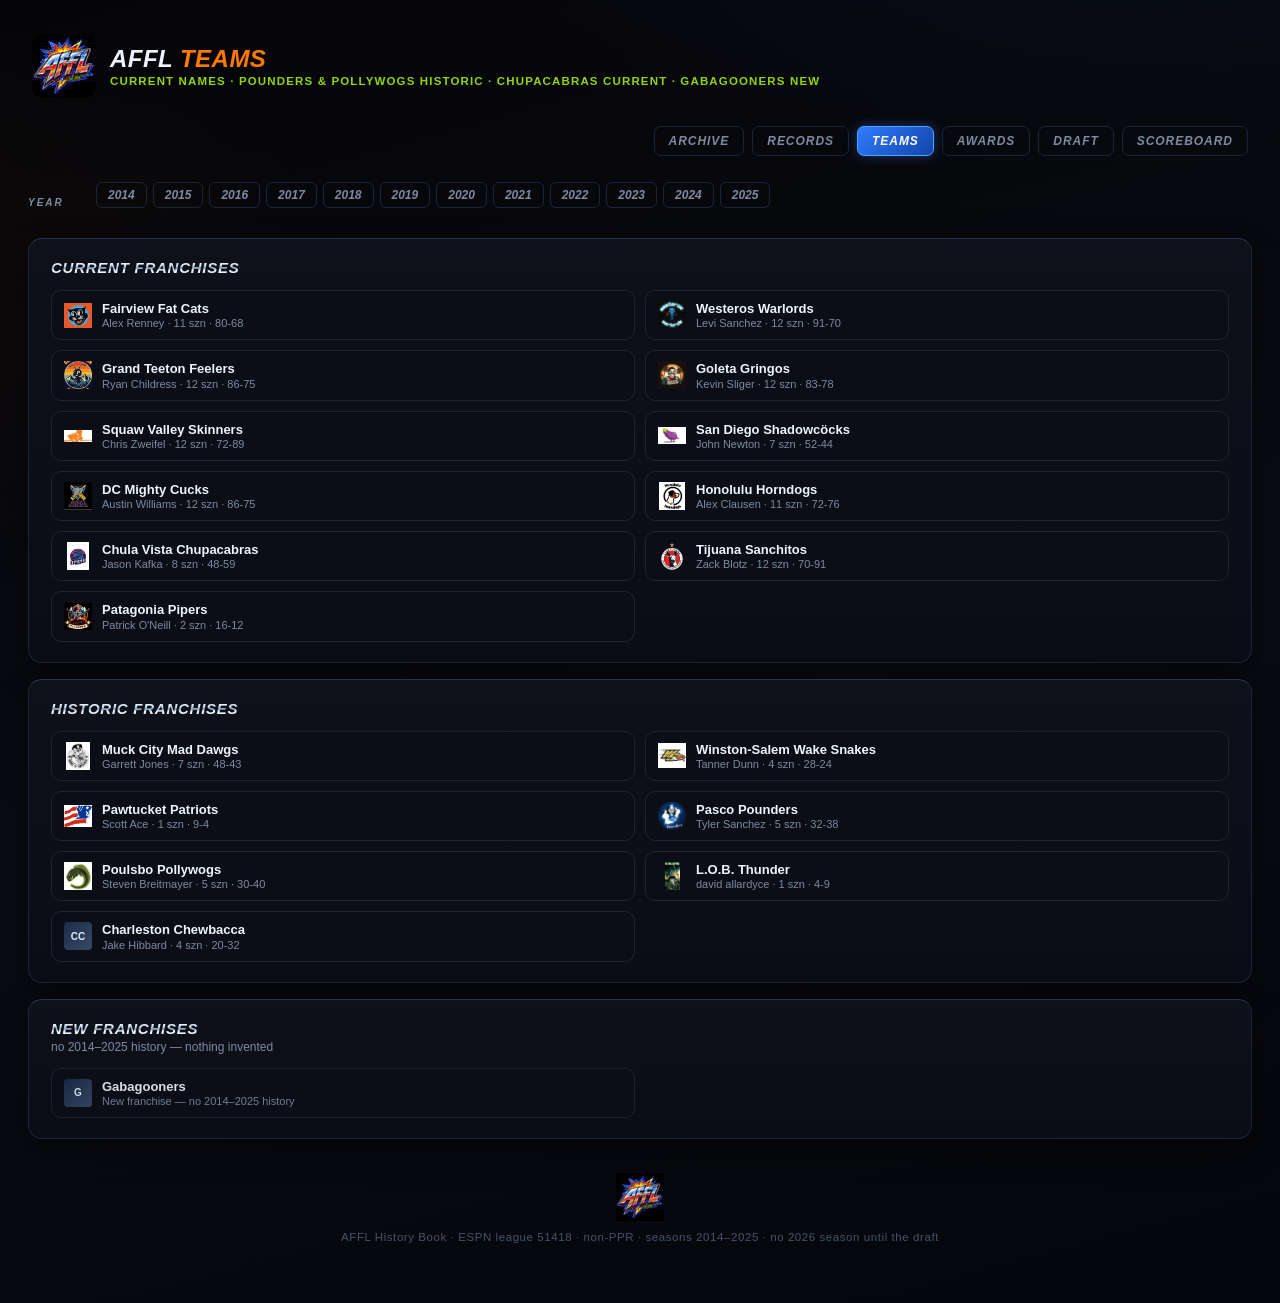
<file: docs/teams.html>
<!DOCTYPE html>
<html lang="en">
<head>
<meta charset="UTF-8">
<meta name="viewport" content="width=device-width, initial-scale=1.0">
<title>Teams · AFFL History</title>
<link rel="icon" type="image/png" sizes="64x64" href="favicon.png">
<link rel="stylesheet" href="styles.css">
<link rel="stylesheet" href="logo.css">
</head>
<body>
<div class="frame">
  <div id="site-chrome"></div>
  <div class="picker-row">
    <div class="picker-label">Year</div>
    <div class="week-picker" id="year-chips"></div>
  </div>
  <div id="teams-grid" class="stack"></div>
  <section class="card">
    <div class="card-head">
      <div><h2>New franchises</h2><div class="card-sub">no 2014–2025 history — nothing invented</div></div>
    </div>
    <div class="team-dir" id="new-franchises"></div>
  </section>
  <footer class="foot" id="site-foot"></footer>
</div>
<script src="common.js"></script>
<script src="history.js"></script>
<script>AFFLHistory.start('teams');</script>
</body>
</html>
</file>
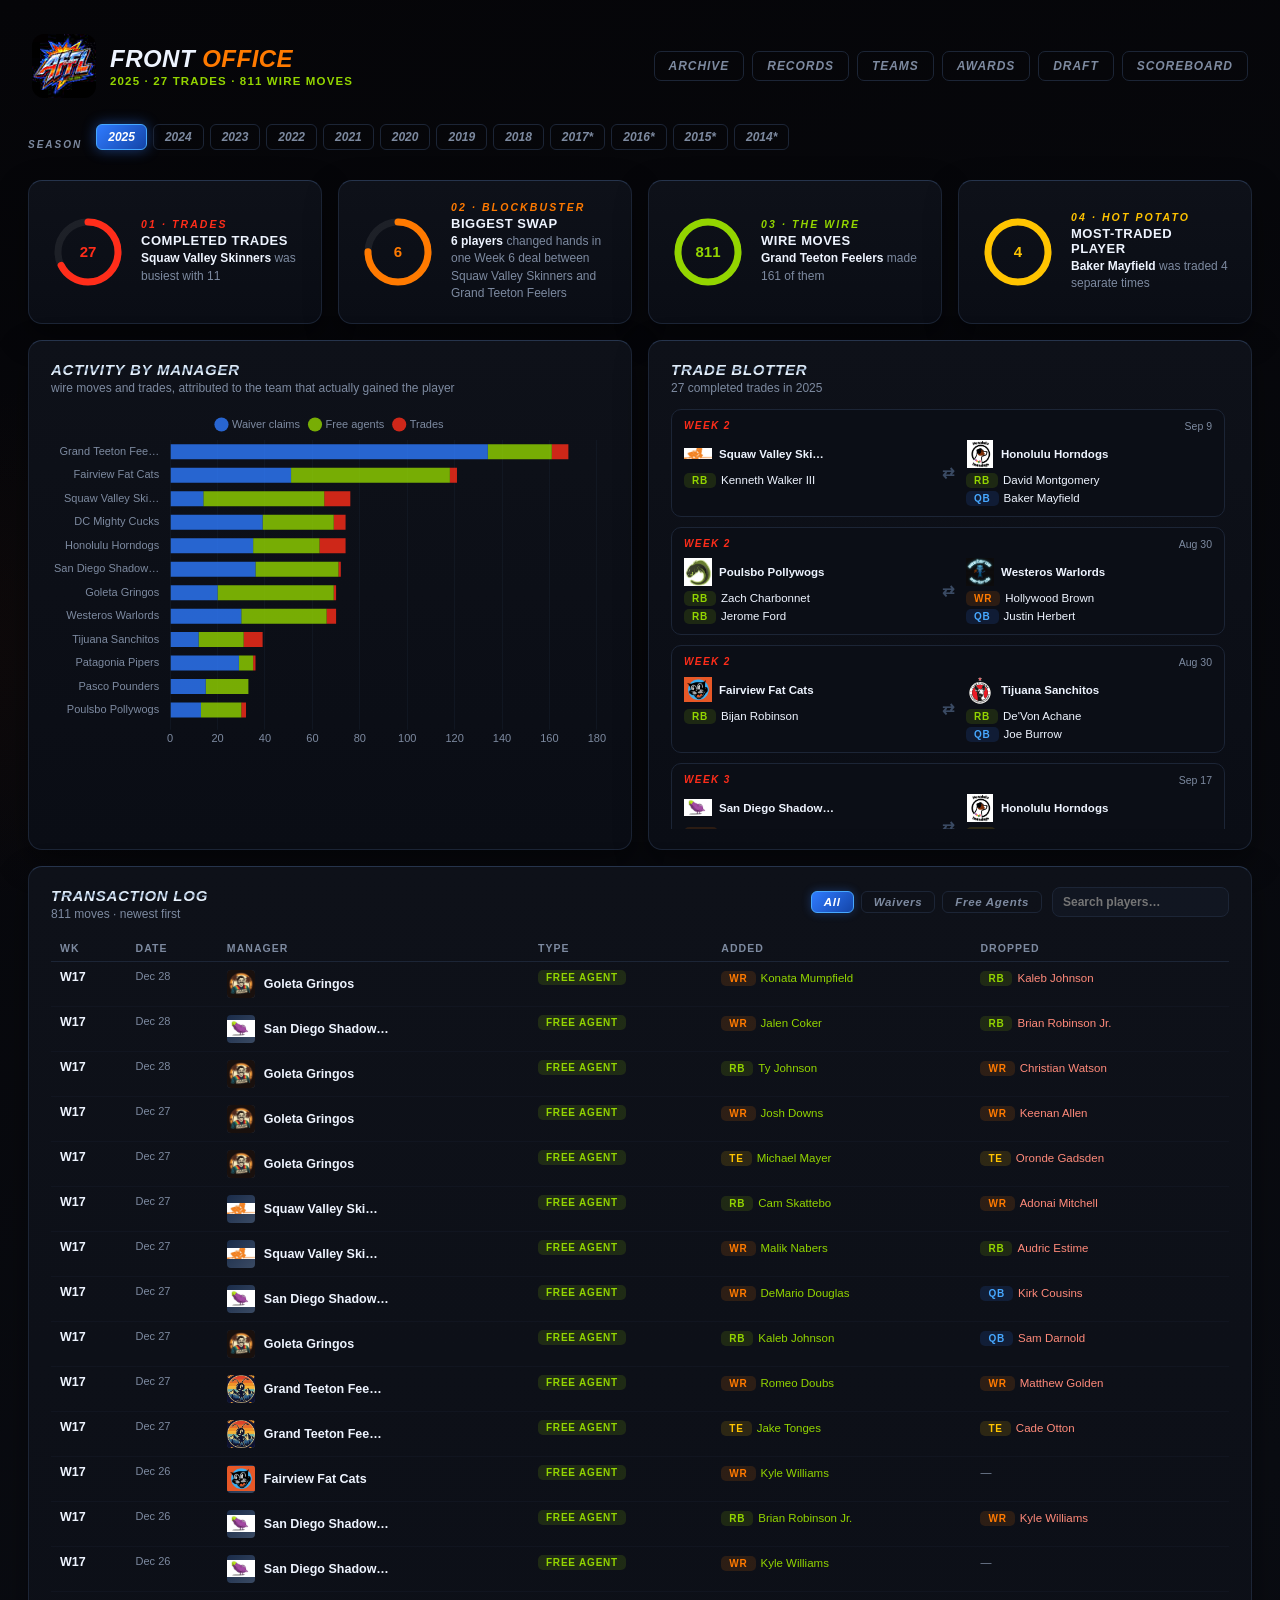
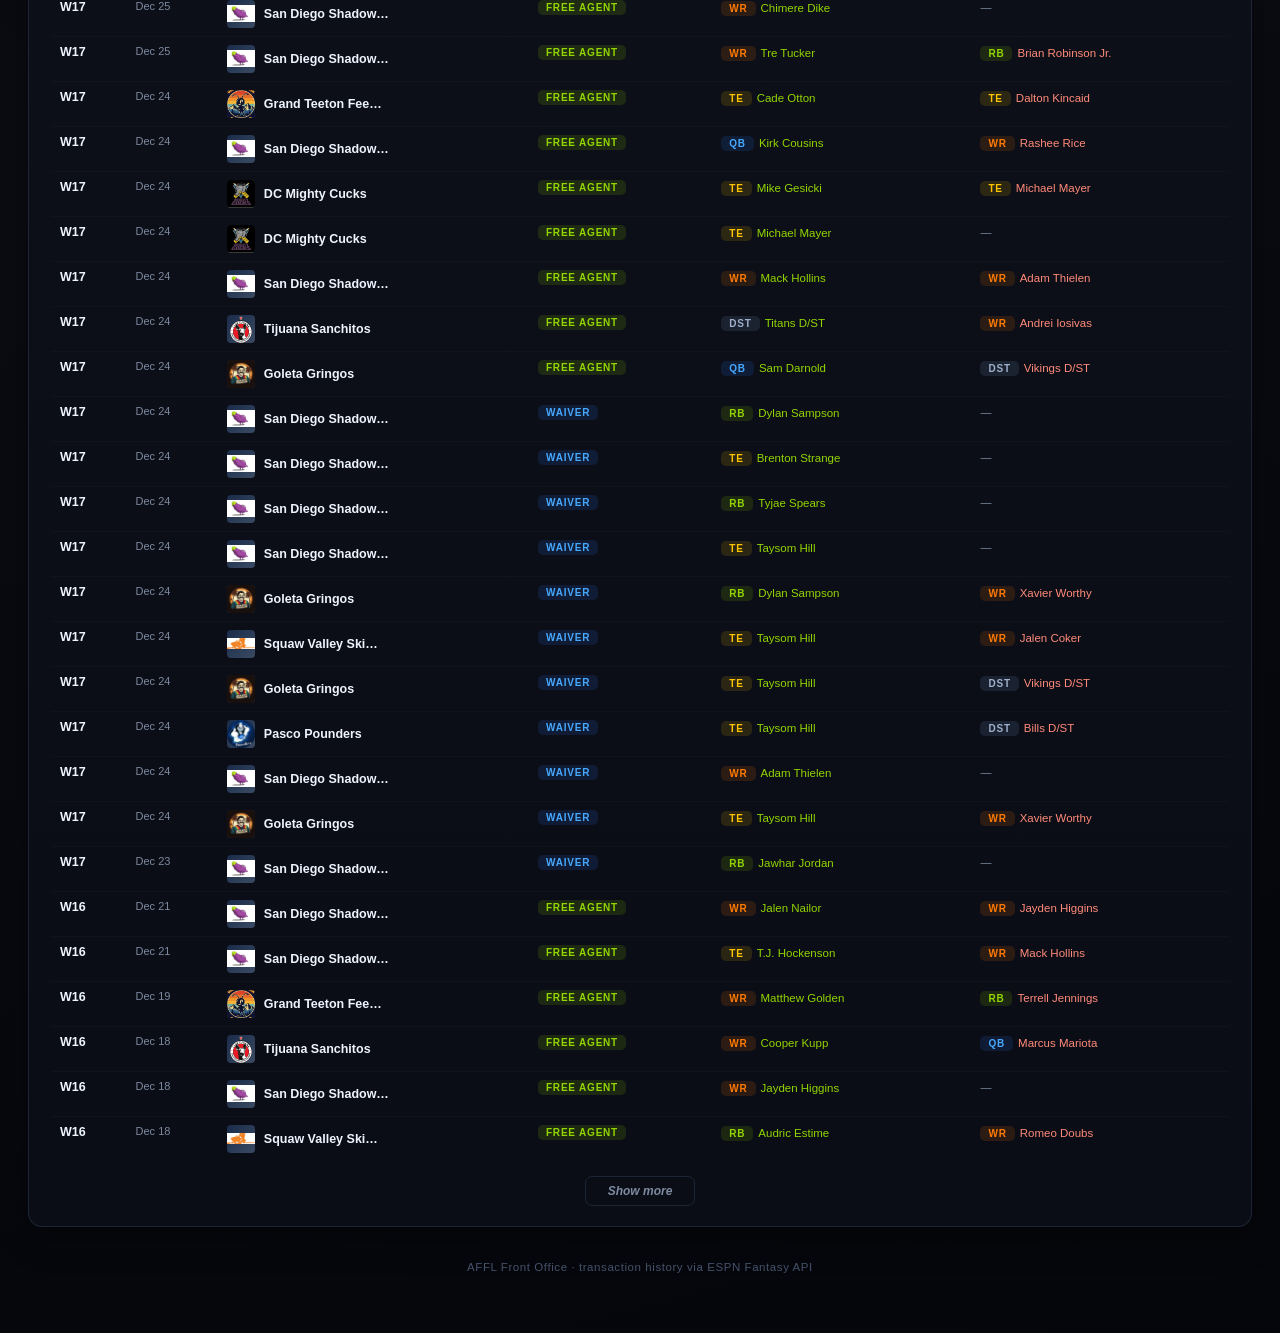
<file: docs/trades.html>
<!DOCTYPE html>
<html lang="en">
<head>
<meta charset="UTF-8">
<meta name="viewport" content="width=device-width, initial-scale=1.0">
<title>AFFL Front Office</title>
<link rel="icon" href="data:image/svg+xml,%3Csvg xmlns=%27http://www.w3.org/2000/svg%27 viewBox=%270 0 100 100%27%3E%3Crect width=%27100%27 height=%27100%27 rx=%2724%27 fill=%27%23ff2d1a%27/%3E%3Ctext x=%2750%27 y=%2772%27 font-size=%2762%27 font-weight=%27bold%27 text-anchor=%27middle%27 fill=%27white%27 font-family=%27sans-serif%27%3ET%3C/text%3E%3C/svg%3E">
<link rel="icon" type="image/png" sizes="64x64" href="favicon.png">
<link rel="stylesheet" href="styles.css">
<link rel="stylesheet" href="logo.css">
</head>
<body>
<div class="frame">

  <header class="topbar">
    <div class="brand">
      <div class="brand-mark red">T</div>
      <div>
        <h1>Front <span>Office</span></h1>
        <div class="sub" id="page-sub">trades &middot; waivers &middot; free agents</div>
      </div>
    </div>
    <nav class="site-nav">
      <a href="index.html">Archive</a>
      <a href="records.html">Records</a>
      <a href="teams.html">Teams</a>
      <a href="awards.html">Awards</a>
      <a href="draft.html">Draft</a>
      <a href="scoreboard.html">Scoreboard</a>
    </nav>
  </header>

  <div class="picker-row">
    <div class="picker-label">Season</div>
    <div class="week-picker" id="year-picker"></div>
  </div>

  <section class="kpi-row" id="tx-kpis"></section>

  <section class="second-grid">
    <div class="card">
      <div class="card-head">
        <div><h2>Activity By Manager</h2><div class="card-sub">wire moves and trades, attributed to the team that actually gained the player</div></div>
      </div>
      <div class="chart-wrap xtall"><canvas id="activity-chart"></canvas></div>
    </div>
    <div class="card">
      <div class="card-head">
        <div><h2>Trade Blotter</h2><div class="card-sub" id="trade-sub">every completed trade, both sides</div></div>
      </div>
      <div class="trade-list" id="trade-list"></div>
    </div>
  </section>

  <section class="card">
    <div class="card-head">
      <div><h2>Transaction Log</h2><div class="card-sub" id="log-sub">waiver claims and free-agent moves</div></div>
      <div class="log-controls">
        <div class="pp-filters" id="tx-filters"></div>
        <input id="tx-search" class="team-select" type="search" placeholder="Search players…" aria-label="Search transactions">
      </div>
    </div>
    <div class="table-scroll">
      <table class="tbl" id="log-tbl">
        <thead><tr><th>Wk</th><th>Date</th><th>Manager</th><th>Type</th><th id="bid-th">Bid</th><th>Added</th><th>Dropped</th></tr></thead>
        <tbody></tbody>
      </table>
    </div>
    <button class="pp-more" id="log-more">Show more</button>
  </section>

  <footer class="foot">AFFL Front Office &middot; transaction history via ESPN Fantasy API</footer>
</div>
<script src="chart.umd.min.js?v=1"></script>
<script src="common.js?v=2"></script>
<script src="trades.js?v=2"></script>
</body>
</html>
</file>
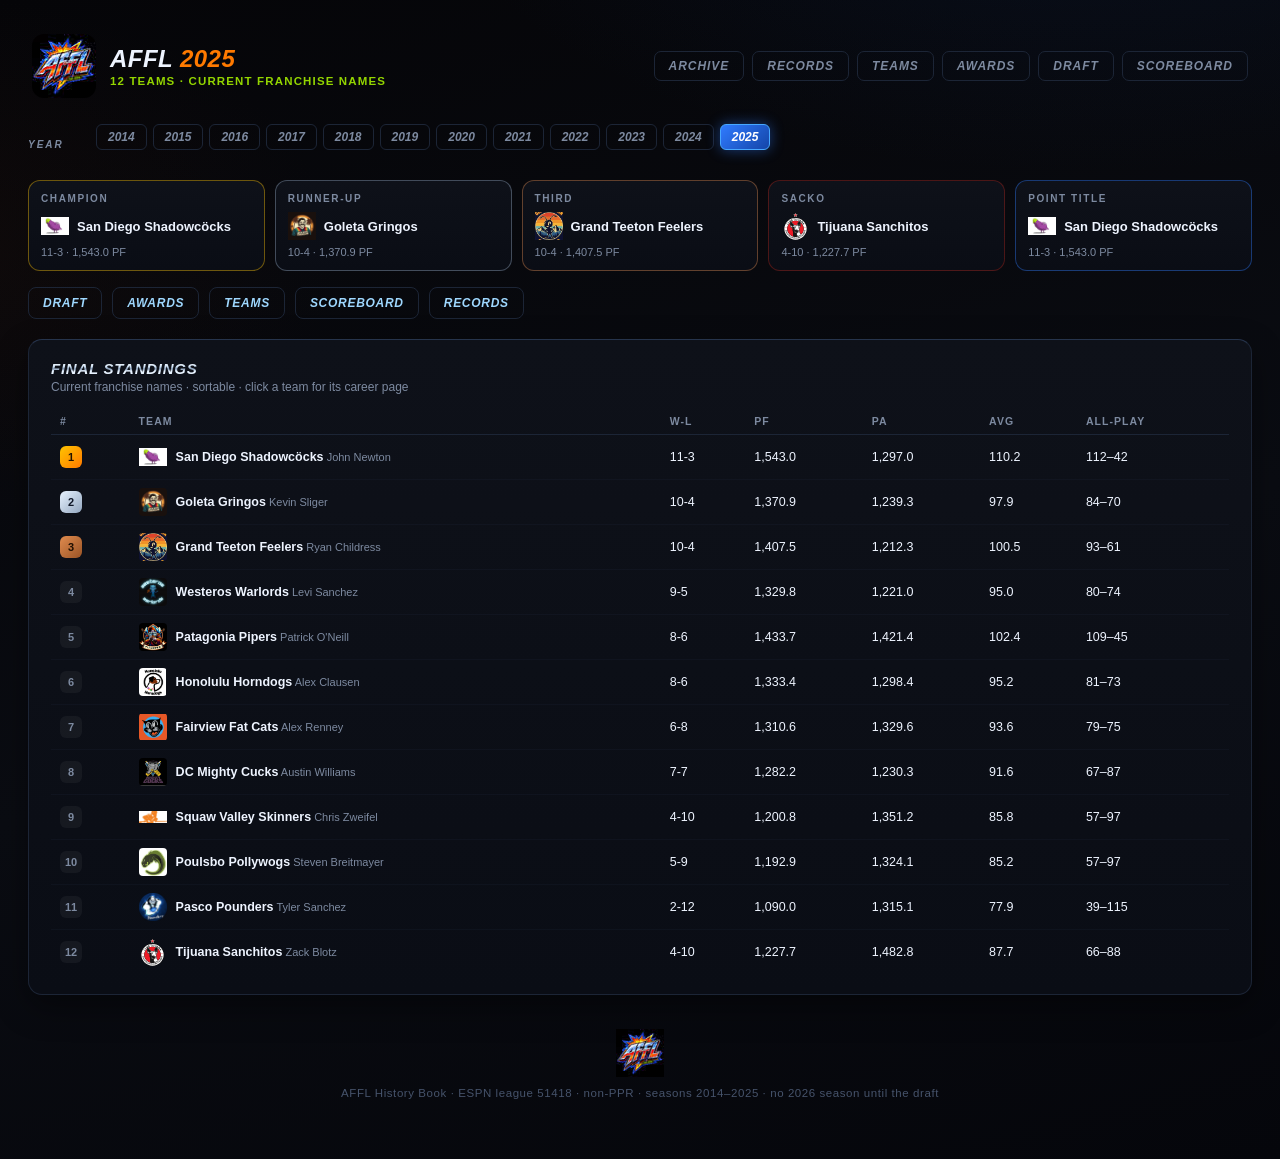
<file: docs/year.html>
<!DOCTYPE html>
<html lang="en">
<head>
<meta charset="UTF-8">
<meta name="viewport" content="width=device-width, initial-scale=1.0">
<title>Season · AFFL History</title>
<link rel="icon" type="image/png" sizes="64x64" href="favicon.png">
<link rel="stylesheet" href="styles.css">
<link rel="stylesheet" href="logo.css">
</head>
<body>
<div class="frame">
  <div id="site-chrome"></div>
  <div id="year-body">
    <div class="picker-row">
      <div class="picker-label">Year</div>
      <div class="week-picker" id="year-chips"></div>
    </div>
    <section class="honor-grid" id="year-honors"></section>
    <nav class="quick-links" id="year-links"></nav>
    <div id="year-note"></div>
    <section class="card">
      <div class="card-head">
        <div>
          <h2>Final Standings</h2>
          <div class="card-sub">Current franchise names · sortable · click a team for its career page</div>
        </div>
      </div>
      <div class="table-scroll">
        <table class="tbl" id="standings-tbl">
          <thead>
            <tr>
              <th data-sort="rank" data-type="num">#</th>
              <th data-sort="name" data-type="str">Team</th>
              <th data-sort="wins" data-type="num">W-L</th>
              <th data-sort="pf" data-type="num">PF</th>
              <th>PA</th>
              <th>Avg</th>
              <th>All-Play</th>
            </tr>
          </thead>
          <tbody></tbody>
        </table>
      </div>
    </section>
  </div>
  <footer class="foot" id="site-foot"></footer>
</div>
<script src="common.js"></script>
<script src="history.js"></script>
<script>AFFLHistory.start('year');</script>
</body>
</html>
</file>
<file: docs/styles.css>
/* ============ AFFL Analytics — retro chrome & neon blast ============ */
:root {
  --bg0: #050508;
  --bg1: #0a0c12;
  --card: #0e1119;
  --card2: #131826aa;
  --line: #1c2536;
  --ink: #eef4ff;
  --mut: #7d8aa0;
  --blue: #2f7bff;
  --blue2: #47a8ff;
  --ice: #9fd8ff;
  --orange: #ff7a00;
  --fire: #ff5a1e;
  --red: #ff2d1a;
  --yellow: #ffc400;
  --green: #93d500;
  --steel: #3a4a63;
}
* { margin: 0; padding: 0; box-sizing: border-box; }
html { color-scheme: dark; }
body {
  background:
    radial-gradient(1100px 520px at 85% -12%, #10306633, transparent 60%),
    radial-gradient(800px 480px at -8% 22%, #33140533, transparent 55%),
    linear-gradient(165deg, var(--bg0), var(--bg1) 55%, #05060b);
  color: var(--ink);
  font-family: "Avenir Next", "Segoe UI", -apple-system, BlinkMacSystemFont, sans-serif;
  min-height: 100vh;
}
.frame { max-width: 1280px; margin: 0 auto; padding: 28px 28px 60px; }

/* chrome lettering, straight out of the logo */
.chrome {
  background: linear-gradient(180deg, #ffffff 8%, #cfe2f6 38%, #7e93ad 50%, #e8f3ff 62%, #9fb4cc 100%);
  -webkit-background-clip: text;
  background-clip: text;
  color: transparent;
}

/* ---------- header ---------- */
.topbar {
  display: flex; align-items: center; gap: 28px; flex-wrap: wrap;
  padding: 6px 4px 22px;
}
.brand { display: flex; align-items: center; gap: 14px; margin-right: auto; }
.brand-mark {
  width: 48px; height: 48px; border-radius: 12px;
  background: linear-gradient(140deg, #123, #0a0c12 60%);
  border: 2px solid var(--blue);
  display: grid; place-items: center;
  font-weight: 900; font-style: italic; font-size: 23px;
  background-image: linear-gradient(180deg, #fff 10%, #cfe2f6 40%, #7e93ad 52%, #e8f3ff 64%);
  -webkit-background-clip: text; background-clip: text; color: transparent;
  box-shadow: 0 0 18px #2f7bff88, inset 0 0 14px #2f7bff33;
  text-shadow: none;
}
.brand h1 {
  font-size: 24px; font-weight: 900; font-style: italic;
  letter-spacing: .02em; text-transform: uppercase;
}
.brand h1 span { color: var(--orange); -webkit-text-fill-color: var(--orange); font-style: italic; }
.brand .sub { color: var(--green); font-size: 11.5px; margin-top: 2px; font-weight: 700; letter-spacing: .1em; text-transform: uppercase; }
.hero-stats { display: flex; gap: 34px; }
.hs-value { font-size: 26px; font-weight: 900; font-style: italic; letter-spacing: .02em; }
.hs-value.accent { color: var(--yellow); }
.hs-label { color: var(--mut); font-size: 11px; text-transform: uppercase; letter-spacing: .12em; }

.season-picker { display: flex; gap: 6px; flex-wrap: wrap; max-width: 430px; justify-content: flex-end; }
.season-chip {
  border: 1px solid var(--line); background: transparent; color: var(--mut);
  border-radius: 6px; padding: 5px 11px; font-size: 12px; font-weight: 700;
  cursor: pointer; transition: all .15s; font-style: italic;
}
.season-chip:hover { color: var(--ice); border-color: var(--blue); }
.season-chip.on {
  background: linear-gradient(135deg, var(--blue), #1445a8);
  border-color: var(--blue2); color: #fff;
  box-shadow: 0 0 14px #2f7bff77;
}

/* ---------- cards ---------- */
.card {
  background: linear-gradient(180deg, var(--card), #0a0d15);
  border: 1px solid var(--line);
  border-top-color: #26344c;
  border-radius: 14px;
  padding: 20px 22px;
  box-shadow: 0 12px 32px #00000066;
  position: relative;
}
.card-head { display: flex; justify-content: space-between; align-items: flex-start; gap: 12px; margin-bottom: 14px; }
.card h2 {
  font-size: 15px; font-weight: 900; font-style: italic; letter-spacing: .05em;
  text-transform: uppercase;
  background: linear-gradient(180deg, #ffffff 8%, #cfe2f6 40%, #8398b2 52%, #e8f3ff 66%);
  -webkit-background-clip: text; background-clip: text; color: transparent;
}
.card-sub { color: var(--mut); font-size: 12px; margin-top: 3px; }

/* ---------- KPI row ---------- */
.kpi-row { display: grid; grid-template-columns: repeat(4, 1fr); gap: 16px; margin-bottom: 16px; }
.kpi { display: flex; gap: 16px; align-items: center; }
.kpi .ring { flex: 0 0 74px; position: relative; width: 74px; height: 74px; }
.kpi .ring svg { transform: rotate(-90deg); }
.kpi .ring .pct { position: absolute; inset: 0; display: grid; place-items: center; font-size: 15px; font-weight: 800; }
.kpi-num { font-size: 10.5px; letter-spacing: .2em; font-weight: 800; font-style: italic; }
.kpi-title { font-size: 13px; font-weight: 800; margin: 3px 0 2px; text-transform: uppercase; letter-spacing: .04em; }
.kpi-desc { font-size: 12px; color: var(--mut); line-height: 1.45; }
.kpi-desc strong { color: var(--ink); font-weight: 700; }

/* ---------- grids ---------- */
.main-grid { display: grid; grid-template-columns: 1fr 340px; gap: 16px; margin-bottom: 16px; }
.second-grid { display: grid; grid-template-columns: 1fr 1fr; gap: 16px; margin-bottom: 16px; }
.chart-wrap { position: relative; height: 260px; }
.chart-wrap.tall { height: 380px; }
.chart-wrap.xtall { height: 340px; }
.chart-wrap.fill { height: 505px; }
.chart-wrap.era { height: 640px; }

.team-select {
  background: var(--card2); color: var(--ink); border: 1px solid var(--line);
  border-radius: 8px; padding: 7px 10px; font-size: 12px; font-weight: 600;
  outline: none; cursor: pointer;
}

/* ---------- side card ---------- */
.side-card { display: flex; flex-direction: column; }
.champ-spot {
  border-radius: 12px; padding: 14px 16px; margin-bottom: 14px;
  background: linear-gradient(135deg, #ffc40014, #ff5a1e14);
  border: 1px solid #ffc40055;
  display: flex; align-items: center; gap: 13px;
}
.champ-spot .avatar { width: 46px; height: 46px; border-radius: 50%; object-fit: cover; background: var(--line); flex: 0 0 46px; }
.champ-spot .avatar.fallback { display: grid; place-items: center; font-weight: 800; font-size: 19px; color: #081018;
  background: linear-gradient(135deg, var(--yellow), var(--orange)); }
.champ-spot .tag { font-size: 10px; letter-spacing: .18em; color: var(--yellow); font-weight: 800; text-transform: uppercase; }
.champ-spot .nm { font-weight: 800; font-size: 15px; margin: 2px 0; }
.champ-spot .rec { color: var(--mut); font-size: 12px; }
.story-list { list-style: none; flex: 1; }
.story-list li { display: flex; align-items: center; gap: 12px; padding: 11px 4px; border-bottom: 1px solid #1c253666; }
.story-list li:last-child { border-bottom: none; }
.story-ico { width: 34px; height: 34px; border-radius: 9px; flex: 0 0 34px; display: grid; place-items: center; font-size: 15px; }
.story-txt { flex: 1; min-width: 0; }
.story-txt .t { font-size: 12.5px; font-weight: 700; }
.story-txt .d { font-size: 11.5px; color: var(--mut); margin-top: 1px; line-height: 1.35; }
.story-val { font-size: 12px; font-weight: 800; padding: 4px 10px; border-radius: 6px; background: #ffffff0d; white-space: nowrap; }
.side-total { margin-top: 12px; padding-top: 13px; border-top: 1px solid var(--line); display: flex; justify-content: space-between; align-items: center; }
.side-total span { color: var(--mut); font-size: 11px; text-transform: uppercase; letter-spacing: .14em; }
.side-total strong { font-size: 19px; color: var(--yellow); font-style: italic; }

/* ---------- tables ---------- */
.table-scroll { overflow-x: auto; }
.tbl { width: 100%; border-collapse: collapse; font-size: 12.5px; }
.tbl th {
  text-align: left; color: var(--mut); font-size: 10.5px; text-transform: uppercase;
  letter-spacing: .1em; padding: 7px 9px; border-bottom: 1px solid var(--line);
}
.tbl td { padding: 8px 9px; border-bottom: 1px solid #1c253644; white-space: nowrap; }
.tbl tr:last-child td { border-bottom: none; }
.tbl .team-cell { display: flex; align-items: center; gap: 9px; font-weight: 600; }
.tbl .team-cell img, .tbl .team-cell .mini, .tbl .team-cell .archive-mark {
  width: 28px; height: 28px; max-width: 28px; max-height: 28px;
  border-radius: 4px; object-fit: contain; background: transparent; flex: 0 0 28px;
}
.tbl .team-cell .mini { display: grid; place-items: center; font-size: 10px; font-weight: 800; color: #dff0ff;
  background: linear-gradient(135deg, #1a2c4a, var(--steel)); }
.tbl .own { color: var(--mut); font-weight: 400; font-size: 11px; }
.rank-pill {
  display: inline-grid; place-items: center; width: 22px; height: 22px; border-radius: 6px;
  font-weight: 800; font-size: 11px; background: #ffffff0c; color: var(--mut);
}
.rank-pill.gold { background: linear-gradient(135deg, var(--yellow), var(--orange)); color: #201200; }
.rank-pill.slv { background: linear-gradient(135deg, #e8f3ff, #93a7c0); color: #101828; }
.rank-pill.brz { background: linear-gradient(135deg, #e08b4e, #9a5426); color: #200f02; }
.pos { color: var(--green); } .neg { color: var(--red); }
.rk { color: var(--mut); font-size: 10px; font-weight: 700; margin-left: 2px; }

/* h2h */
.tbl.h2h th, .tbl.h2h td { text-align: center; padding: 7px 6px; }
.tbl.h2h th:first-child, .tbl.h2h td:first-child { text-align: left; font-weight: 700; }
.h2h-cell { display: inline-block; min-width: 44px; padding: 3px 7px; border-radius: 6px; font-weight: 700; font-size: 11.5px; }
.h2h-w { background: #93d5001c; color: var(--green); }
.h2h-l { background: #ff2d1a1c; color: #ff6a5a; }
.h2h-e { background: #ffffff0a; color: var(--mut); }
.h2h-x { color: #2c3a52; }

/* ---------- section breaks & timeline ---------- */
.section-break { display: flex; align-items: center; gap: 16px; margin: 28px 2px 16px; }
.section-break h2 {
  font-size: 19px; font-weight: 900; font-style: italic; letter-spacing: .05em; text-transform: uppercase;
  background: linear-gradient(180deg, #ffffff 8%, #cfe2f6 40%, #8398b2 52%, #e8f3ff 66%);
  -webkit-background-clip: text; background-clip: text; color: transparent;
}
.section-break h2 span { color: var(--green); -webkit-text-fill-color: var(--green); font-size: 12px; margin-left: 10px; letter-spacing: .16em; }
.section-break::after { content: ""; flex: 1; height: 2px; background: linear-gradient(90deg, var(--blue) 0%, #ff7a0066 40%, transparent 90%); border-radius: 2px; }

.timeline { display: grid; grid-template-columns: repeat(6, 1fr); gap: 12px; margin-bottom: 16px; }
.tl-card {
  background: linear-gradient(180deg, var(--card), #0a0d15);
  border: 1px solid var(--line); border-radius: 12px; padding: 13px 14px;
  transition: transform .15s, border-color .15s, box-shadow .15s;
}
.tl-card:hover { transform: translateY(-3px); border-color: var(--orange); box-shadow: 0 0 16px #ff7a0044; }
.tl-year { font-size: 12px; font-weight: 800; color: var(--yellow); letter-spacing: .1em; font-style: italic; }
.tl-team { font-size: 12.5px; font-weight: 700; margin: 5px 0 2px; line-height: 1.3; }
.tl-own { font-size: 11px; color: var(--mut); }

/* ---------- next gen lab ---------- */
.badge {
  display: inline-block; padding: 2px 8px; border-radius: 5px; font-size: 10px;
  font-weight: 800; letter-spacing: .08em; text-transform: uppercase;
}
.badge.steal { background: #93d50022; color: var(--green); }
.badge.bust { background: #ff2d1a22; color: #ff6a5a; }
.badge.pos-QB { background: #2f7bff22; color: var(--blue2); }
.badge.pos-RB { background: #93d50022; color: var(--green); }
.badge.pos-WR { background: #ff7a0022; color: var(--orange); }
.badge.pos-TE { background: #ffc40022; color: var(--yellow); }
.badge.pos-K  { background: #9fd8ff22; color: var(--ice); }
.badge.pos-DST{ background: #3a4a6355; color: #9fb0cc; }
.mini-tables { display: grid; grid-template-columns: 1fr 1fr; gap: 14px; }
.mini-tables h3 {
  font-size: 11px; letter-spacing: .14em; text-transform: uppercase; margin-bottom: 6px; font-style: italic;
}
.mini-tables h3.g { color: var(--green); } .mini-tables h3.r { color: #ff6a5a; }
.draft-note { margin-top: 12px; padding-top: 11px; border-top: 1px solid var(--line); color: var(--mut); font-size: 12px; line-height: 1.5; }
.draft-note strong { color: var(--ink); }

.foot { text-align: center; color: #46536b; font-size: 11.5px; margin-top: 34px; letter-spacing: .05em; }

/* ---------- responsive ---------- */
@media (max-width: 1080px) {
  .kpi-row { grid-template-columns: repeat(2, 1fr); }
  .main-grid { grid-template-columns: 1fr; }
  .timeline { grid-template-columns: repeat(3, 1fr); }
}
@media (max-width: 720px) {
  .frame { padding: 18px 14px 40px; }
  .second-grid { grid-template-columns: 1fr; }
  .kpi-row { grid-template-columns: 1fr; }
  .timeline { grid-template-columns: repeat(2, 1fr); }
  .season-picker { justify-content: flex-start; }
  .mini-tables { grid-template-columns: 1fr; }
}

/* ---------- player profiler ---------- */
.pp-filters { display: flex; gap: 7px; flex-wrap: wrap; margin-bottom: 15px; }
.pp-chip {
  border: 1px solid var(--line); background: transparent; color: var(--mut);
  border-radius: 6px; padding: 4px 12px; font-size: 11.5px; font-weight: 700;
  cursor: pointer; font-style: italic; letter-spacing: .06em;
}
.pp-chip:hover { color: var(--ice); border-color: var(--blue); }
.pp-chip.on { background: linear-gradient(135deg, var(--blue), #1445a8); color: #fff; border-color: var(--blue2); box-shadow: 0 0 10px #2f7bff55; }
.pp-grid { display: grid; grid-template-columns: repeat(4, 1fr); gap: 12px; }
.pp-card {
  display: flex; gap: 12px; align-items: center; padding: 11px 13px;
  background: linear-gradient(180deg, #131826, #0d1019);
  border: 1px solid var(--line); border-radius: 11px; cursor: pointer;
  transition: transform .12s, border-color .12s, box-shadow .12s;
}
.pp-card:hover { transform: translateY(-2px); border-color: var(--blue); box-shadow: 0 0 14px #2f7bff33; }
.pp-hs { width: 44px; height: 44px; border-radius: 50%; object-fit: cover; background: #1a2233; flex: 0 0 44px; }
.pp-hs.fb { display: grid; place-items: center; font-weight: 800; font-size: 15px; color: #dff0ff; background: linear-gradient(135deg, #1a2c4a, var(--steel)); }
.pp-nm { font-size: 12.5px; font-weight: 800; line-height: 1.25; }
.pp-sub { font-size: 11px; color: var(--mut); margin-top: 2px; }
.pp-pts { margin-left: auto; text-align: right; }
.pp-pts b { font-size: 14px; font-style: italic; color: var(--yellow); }
.pp-pts span { display: block; font-size: 10px; color: var(--mut); letter-spacing: .08em; }
.pp-more {
  margin: 15px auto 0; display: block; padding: 7px 22px; border-radius: 7px;
  border: 1px solid var(--line); background: transparent; color: var(--mut);
  font-weight: 700; font-size: 12px; cursor: pointer; font-style: italic;
}
.pp-more:hover { color: var(--ice); border-color: var(--blue); }

/* ---------- player modal ---------- */
.pp-overlay {
  position: fixed; inset: 0; background: #05060bd9; z-index: 50;
  display: grid; place-items: center; padding: 20px; backdrop-filter: blur(3px);
}
.pp-modal {
  width: min(660px, 100%); max-height: 88vh; overflow-y: auto;
  background: linear-gradient(180deg, #11141f, #0a0d15);
  border: 1px solid #26344c; border-radius: 16px; padding: 24px;
  box-shadow: 0 0 40px #2f7bff33, 0 24px 60px #000000aa;
}
.pp-mhead { display: flex; gap: 16px; align-items: center; margin-bottom: 16px; }
.pp-mhead .pp-hs { width: 64px; height: 64px; flex: 0 0 64px; border: 2px solid var(--blue); box-shadow: 0 0 14px #2f7bff55; }
.pp-mhead h3 { font-size: 20px; font-weight: 900; font-style: italic; text-transform: uppercase;
  background: linear-gradient(180deg, #fff 8%, #cfe2f6 40%, #8398b2 52%, #e8f3ff 66%);
  -webkit-background-clip: text; background-clip: text; color: transparent; }
.pp-mhead .pp-sub { font-size: 12px; }
.pp-close { margin-left: auto; background: none; border: 1px solid var(--line); color: var(--mut);
  border-radius: 8px; width: 32px; height: 32px; font-size: 16px; cursor: pointer; }
.pp-close:hover { color: #fff; border-color: var(--red); }
.pp-stats { display: grid; grid-template-columns: repeat(4, 1fr); gap: 10px; margin-bottom: 16px; }
.pp-stat { background: #0d111c; border: 1px solid var(--line); border-radius: 10px; padding: 10px 12px; }
.pp-stat b { font-size: 16px; font-style: italic; display: block; }
.pp-stat span { font-size: 9.5px; color: var(--mut); text-transform: uppercase; letter-spacing: .1em; }
.pp-spark { position: relative; height: 150px; margin-bottom: 14px; }
.pp-journey { font-size: 12px; color: var(--mut); line-height: 1.6; border-top: 1px solid var(--line); padding-top: 12px; }
.pp-journey strong { color: var(--ink); }

/* ---------- genius ---------- */
.grade { display: inline-grid; place-items: center; min-width: 34px; padding: 3px 8px; border-radius: 6px; font-weight: 900; font-size: 12px; font-style: italic; }
.grade.gA { background: #93d50022; color: var(--green); }
.grade.gB { background: #2f7bff22; color: var(--blue2); }
.grade.gC { background: #ffc40022; color: var(--yellow); }
.grade.gD, .grade.gF { background: #ff2d1a22; color: #ff6a5a; }
.gpa-badge { font-size: 14px; font-weight: 900; font-style: italic; color: var(--yellow); }
.fate-up { color: var(--green); font-weight: 800; }
.fate-down { color: #ff6a5a; font-weight: 800; }
.fate-even { color: var(--mut); }
.verdict { white-space: normal !important; max-width: 320px; color: var(--mut); font-size: 12px; line-height: 1.4; }

@media (max-width: 1080px) { .pp-grid { grid-template-columns: repeat(2, 1fr); } }
@media (max-width: 720px) { .pp-grid { grid-template-columns: 1fr; } .pp-stats { grid-template-columns: repeat(2, 1fr); } }

/* ---------- site nav (joins the three sites) ---------- */
.site-nav { display: flex; gap: 8px; margin-left: auto; }
.site-nav a {
  color: var(--mut); text-decoration: none; font-size: 12px; font-weight: 800;
  font-style: italic; text-transform: uppercase; letter-spacing: .08em;
  padding: 7px 14px; border: 1px solid var(--line); border-radius: 7px; transition: all .15s;
}
.site-nav a:hover { color: var(--ice); border-color: var(--blue); }
.site-nav a.on {
  background: linear-gradient(135deg, var(--blue), #1445a8); color: #fff;
  border-color: var(--blue2); box-shadow: 0 0 12px #2f7bff66;
}
.brand-mark.orange { border-color: var(--orange); box-shadow: 0 0 18px #ff7a0088, inset 0 0 14px #ff7a0033; }

/* ---------- scoreboard ---------- */
.week-picker { display: flex; gap: 6px; flex-wrap: wrap; margin: 4px 0 18px; }
.sb-grid { display: grid; grid-template-columns: 1fr 1fr; gap: 16px; }
.sb-card { padding: 16px 18px; }
.sb-tier {
  position: absolute; top: -9px; left: 16px; font-size: 10px; font-weight: 900;
  font-style: italic; letter-spacing: .14em; text-transform: uppercase;
  background: linear-gradient(135deg, var(--yellow), var(--orange)); color: #201200;
  padding: 2px 10px; border-radius: 5px;
}
.sb-match { display: grid; grid-template-columns: 1fr 34px 1fr; gap: 10px; align-items: start; }
.sb-vs { text-align: center; color: #2c3a52; font-weight: 900; font-style: italic; font-size: 13px; padding-top: 14px; }
.sb-team { border-radius: 10px; padding: 10px 11px; background: #0c0f17; border: 1px solid transparent; }
.sb-team.win { border-color: #93d50033; background: #0d1310; }
.sb-team-head { display: flex; align-items: center; gap: 9px; margin-bottom: 9px; padding-bottom: 9px; border-bottom: 1px solid var(--line); }
.sb-logo { width: 28px; height: 28px; max-width: 28px; max-height: 28px; border-radius: 4px; object-fit: contain; background: transparent; flex: 0 0 28px; }
.sb-logo.fb { display: grid; place-items: center; font-weight: 800; font-size: 12px; color: #dff0ff;
  background: linear-gradient(135deg, #1a2c4a, var(--steel)); }
.sb-team-name { font-size: 12.5px; font-weight: 800; line-height: 1.2; min-width: 0; }
.sb-team-name span { display: block; font-weight: 400; font-size: 10.5px; color: var(--mut); }
.sb-total { margin-left: auto; font-size: 17px; font-weight: 900; font-style: italic; color: var(--mut); }
.sb-total.w { color: var(--green); }
.sb-row { display: flex; align-items: center; gap: 8px; padding: 3.5px 0; font-size: 12px; }
.sb-slot {
  flex: 0 0 38px; text-align: center; font-size: 9px; font-weight: 800; letter-spacing: .06em;
  color: var(--mut); background: #ffffff08; border-radius: 4px; padding: 2.5px 0;
}
.sb-slot.started { color: var(--blue2); background: #2f7bff1a; }
.sb-name { font-weight: 600; color: var(--ink); white-space: nowrap; overflow: hidden; text-overflow: ellipsis; min-width: 0; flex: 1; }
a.sb-name.link { text-decoration: none; }
a.sb-name.link:hover { color: var(--blue2); text-decoration: underline; text-underline-offset: 3px; }
.sb-nfl { font-size: 10px; color: var(--mut); flex: 0 0 26px; }
.sb-pts { font-weight: 800; font-size: 12px; font-style: italic; flex: 0 0 40px; text-align: right; }
.sb-bench { margin-top: 7px; border-top: 1px solid #1c253666; padding-top: 6px; }
.sb-bench summary { font-size: 10.5px; color: var(--mut); cursor: pointer; letter-spacing: .06em; text-transform: uppercase; font-weight: 700; }
.sb-bench summary:hover { color: var(--ice); }
.sb-bench .sb-row { opacity: .65; }

/* ---------- player hero (players.html) ---------- */
.pl-hero { margin-bottom: 16px; }
.pl-hero-inner { display: flex; align-items: center; gap: 20px; flex-wrap: wrap; }
.pl-hs { width: 92px; height: 92px; border-radius: 50%; object-fit: cover; background: #1a2233;
  border: 2px solid var(--blue); box-shadow: 0 0 20px #2f7bff55; flex: 0 0 92px; }
.pl-hs.fb { display: grid; place-items: center; font-weight: 900; font-size: 30px; color: #dff0ff;
  background: linear-gradient(135deg, #1a2c4a, var(--steel)); }
.pl-name {
  font-size: 26px; font-weight: 900; font-style: italic; text-transform: uppercase; letter-spacing: .02em;
  background: linear-gradient(180deg, #fff 8%, #cfe2f6 40%, #8398b2 52%, #e8f3ff 66%);
  -webkit-background-clip: text; background-clip: text; color: transparent;
}
.pl-tags { display: flex; align-items: center; gap: 10px; margin-top: 6px; }
.pl-nfl { font-weight: 800; color: var(--yellow); font-style: italic; font-size: 13px; }
.pl-team { color: var(--mut); font-size: 12px; }
.pl-tiles { flex: 1; min-width: 380px; margin-bottom: 0 !important; grid-template-columns: repeat(4, 1fr); }
.pl-detail { margin-bottom: 16px; }
#pl-log tr.benched td { opacity: .5; }
.pp-card.cur { border-color: var(--orange); box-shadow: 0 0 14px #ff7a0044; }

@media (max-width: 980px) { .sb-grid { grid-template-columns: 1fr; } .pl-tiles { min-width: 100%; } }

/* ---------- pickers / notices (multi-year) ---------- */
.picker-row { display: flex; align-items: center; gap: 14px; margin-bottom: 12px; flex-wrap: wrap; }
.picker-label {
  font-size: 10px; font-weight: 800; letter-spacing: .2em; text-transform: uppercase;
  color: var(--mut); font-style: italic; flex: 0 0 54px;
}
.notice {
  border: 1px dashed #2c3a52; border-radius: 10px; padding: 14px 16px;
  color: var(--mut); font-size: 12.5px; line-height: 1.55; background: #0b0e16;
  grid-column: 1 / -1;
}
.loading { color: var(--mut); font-size: 13px; font-style: italic; padding: 24px 4px; grid-column: 1 / -1; }
.brand-mark.gold { border-color: var(--yellow); box-shadow: 0 0 18px #ffc40088, inset 0 0 14px #ffc40033; }
.brand-mark.red  { border-color: var(--red);    box-shadow: 0 0 18px #ff2d1a88, inset 0 0 14px #ff2d1a33; }

/* ---------- draft board ---------- */
#board-tbl .badge { font-size: 9.5px; }
.badge.steal { background: #93d50022; color: var(--green); }
.badge.bust  { background: #ff2d1a22; color: #ff6a5a; }

/* ---------- trades ---------- */
.trade-list { display: flex; flex-direction: column; gap: 10px; max-height: 420px; overflow-y: auto; padding-right: 4px; }
.trade { background: #0b0e16; border: 1px solid var(--line); border-radius: 10px; padding: 10px 12px; }
.trade-head { display: flex; justify-content: space-between; align-items: center; margin-bottom: 8px; }
.trade-wk { font-size: 10px; font-weight: 800; letter-spacing: .14em; text-transform: uppercase; color: var(--red); font-style: italic; }
.trade-date { font-size: 10.5px; color: var(--mut); }
.trade-body { display: flex; align-items: stretch; gap: 8px; }
.trade-side { flex: 1; min-width: 0; }
.trade-team { display: flex; align-items: center; gap: 7px; font-size: 11.5px; font-weight: 800; margin-bottom: 5px; }
.trade-team .mini { width: 28px; height: 28px; max-width: 28px; max-height: 28px; object-fit: contain; flex: 0 0 28px; }
.trade-got { display: flex; flex-direction: column; gap: 3px; }
.trade-pl { font-size: 11.5px; color: var(--ink); display: flex; align-items: center; gap: 5px; }
.trade-swap { display: grid; place-items: center; color: var(--steel); font-size: 15px; font-weight: 900; flex: 0 0 20px; }

/* ---------- transaction log ---------- */
.log-controls { display: flex; align-items: center; gap: 10px; flex-wrap: wrap; }
.log-controls .pp-filters { margin-bottom: 0; }
#log-tbl td { white-space: normal; vertical-align: top; }
.mv { display: flex; align-items: center; gap: 5px; font-size: 11.5px; padding: 1px 0; }
.mv.add { color: var(--green); }
.mv.drop { color: #ff8a7a; }

/* a chart slot showing a "no data for this season" notice instead of a canvas */
.chart-wrap.as-notice { height: auto; min-height: 120px; display: grid; place-items: center; }
.chart-wrap.as-notice .notice { width: 100%; }
#waiver-list .notice { margin: 4px 0; }

/* ---------- AFFL history book ---------- */
.brand-link { text-decoration: none; color: inherit; }
.lede { margin-bottom: 16px; }
.lede h2 { margin-bottom: 6px; }
.lede p { max-width: 72ch; line-height: 1.55; }

.year-wall {
  display: grid;
  grid-template-columns: repeat(3, 1fr);
  gap: 14px;
  margin: 16px 0 24px;
}
.year-card {
  display: block; text-decoration: none; color: inherit;
  background: linear-gradient(180deg, var(--card), #0a0d15);
  border: 1px solid var(--line); border-radius: 14px; padding: 16px 16px 12px;
  transition: transform .15s, border-color .15s, box-shadow .15s;
}
.year-card:hover { transform: translateY(-3px); border-color: var(--orange); box-shadow: 0 0 16px #ff7a0044; }
.yc-year { font-size: 20px; font-weight: 900; font-style: italic; color: var(--yellow); letter-spacing: .08em; margin-bottom: 10px; }
.yc-row { display: flex; align-items: center; gap: 8px; padding: 6px 0; border-top: 1px solid #1c253644; }
.yc-row.champ { border-top: none; }
.yc-k { font-size: 9.5px; letter-spacing: .14em; text-transform: uppercase; color: var(--mut); font-weight: 800; }
.yc-row.champ .yc-k { color: var(--yellow); }
.yc-row.sacko .yc-k { color: #ff6a5a; }
.yc-row.pt .yc-k { color: var(--blue2); }
.yc-n { font-size: 13px; font-weight: 800; line-height: 1.25; }
.yc-s { font-size: 11px; color: var(--mut); }

.quick-links { display: flex; flex-wrap: wrap; gap: 10px; margin: 0 0 20px; }
.page-link {
  color: var(--ice); text-decoration: none; font-size: 12px; font-weight: 800;
  font-style: italic; letter-spacing: .06em; text-transform: uppercase;
  border: 1px solid var(--line); border-radius: 8px; padding: 8px 14px;
}
.page-link:hover { border-color: var(--blue); box-shadow: 0 0 12px #2f7bff44; }

.honor-grid { display: grid; grid-template-columns: repeat(5, 1fr); gap: 10px; margin-bottom: 16px; }
.honor {
  background: linear-gradient(180deg, var(--card), #0a0d15);
  border: 1px solid var(--line); border-radius: 12px; padding: 12px;
}
.honor.gold { border-color: #ffc40066; }
.honor.slv { border-color: #93a7c066; }
.honor.brz { border-color: #e08b4e66; }
.honor.sacko { border-color: #ff2d1a44; }
.honor.pt { border-color: #2f7bff66; }
.honor-k { display: block; font-size: 10px; letter-spacing: .16em; text-transform: uppercase; color: var(--mut); font-weight: 800; margin-bottom: 8px; }
.honor-v { display: flex; align-items: center; gap: 8px; font-weight: 800; font-size: 13px; }
.honor-s { display: block; margin-top: 6px; color: var(--mut); font-size: 11px; }

.fran-link { color: inherit; text-decoration: none; }
.fran-link:hover { color: var(--blue2); text-decoration: underline; text-underline-offset: 3px; }
.fran-ident { display: flex; align-items: center; gap: 12px; margin-bottom: 14px; }
.fran-name { font-size: 22px; }
.fran-kpis { margin-bottom: 0; grid-template-columns: repeat(4, 1fr); }
.kpi-mini { padding: 12px 14px; }
.stack { display: flex; flex-direction: column; gap: 16px; margin-bottom: 16px; }

.team-dir { display: grid; grid-template-columns: repeat(2, 1fr); gap: 10px; }
.team-tile {
  display: flex; align-items: center; gap: 10px; padding: 10px 12px;
  border: 1px solid var(--line); border-radius: 10px; text-decoration: none; color: inherit;
  background: #0b0e16;
}
.team-tile:hover { border-color: var(--blue); }
.team-tile.new { opacity: .9; }

.trophy-row { display: grid; grid-template-columns: repeat(4, 1fr); gap: 12px; margin-bottom: 16px; }
.trophy {
  display: flex; align-items: center; gap: 10px; padding: 12px 14px;
  background: linear-gradient(180deg, var(--card), #0a0d15);
  border: 1px solid #ffc40044; border-radius: 12px;
}

.tbl th.sortable { cursor: pointer; }
.tbl th.sorted-asc::after { content: " ↑"; color: var(--yellow); }
.tbl th.sorted-desc::after { content: " ↓"; color: var(--yellow); }

.heat-1 { background: #ffc40033; color: var(--yellow); font-weight: 800; text-align: center; }
.heat-2 { background: #e8f3ff22; color: #cfe2f6; font-weight: 800; text-align: center; }
.heat-3 { background: #e08b4e22; color: #e08b4e; font-weight: 800; text-align: center; }
.heat-last { background: #ff2d1a22; color: #ff6a5a; font-weight: 800; text-align: center; }
.heat-mid { text-align: center; }
.heat-empty { color: #2c3a52; text-align: center; }
.tbl.heat a { color: inherit; text-decoration: none; }

.foot-banner {
  display: block; margin: 0 auto 10px; height: 48px; width: auto;
  object-fit: contain; background: #000;
}

/* Hard cap: table + archive franchise marks. Unconstrained logos fail. */
.archive-mark,
.year-card .archive-mark,
.tbl img,
.tbl .mini,
.tbl .archive-mark,
.heat-mark,
.h2h-mark,
.sb-logo,
.trade-team img,
.trade-team .mini {
  max-width: 28px;
  max-height: 28px;
  width: 28px;
  height: 28px;
  object-fit: contain;
  flex: 0 0 28px;
}
.archive-mark.fb,
.tbl .archive-mark.fb {
  display: grid; place-items: center; font-size: 10px; font-weight: 800; color: #dff0ff;
  background: linear-gradient(135deg, #1a2c4a, var(--steel)); border-radius: 4px;
}

@media (max-width: 1080px) {
  .year-wall { grid-template-columns: repeat(2, 1fr); }
  .honor-grid { grid-template-columns: repeat(2, 1fr); }
  .trophy-row { grid-template-columns: repeat(2, 1fr); }
}
@media (max-width: 720px) {
  .year-wall, .honor-grid, .team-dir, .trophy-row, .fran-kpis { grid-template-columns: 1fr; }
}
</file>
<file: docs/logo.css>
/* AFFL chrome mark — replaces the letter A */
.brand-mark {
  width: 64px !important;
  height: 64px !important;
  border: none !important;
  box-shadow: none !important;
  background: #000 url("[data-uri]") center / contain no-repeat !important;
  font-size: 0 !important;
  color: transparent !important;
  -webkit-text-fill-color: transparent !important;
}
</file>
